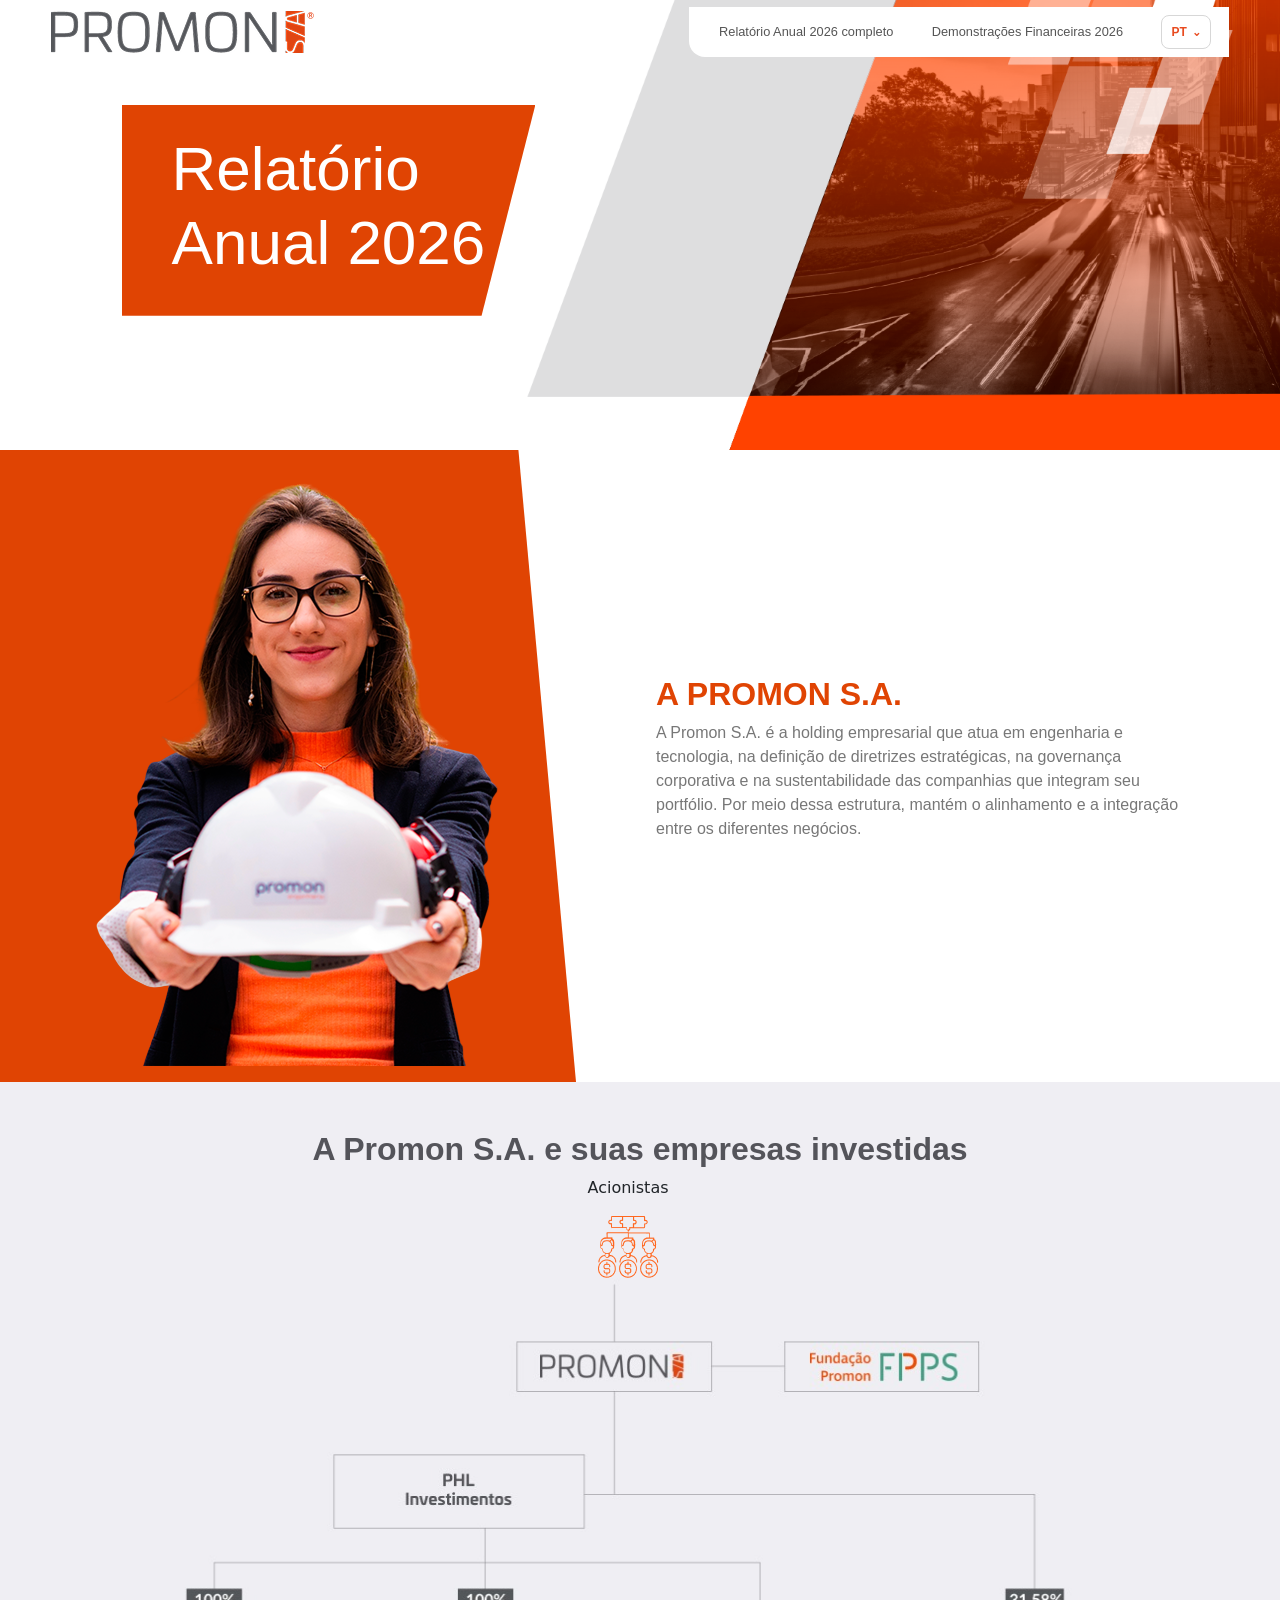
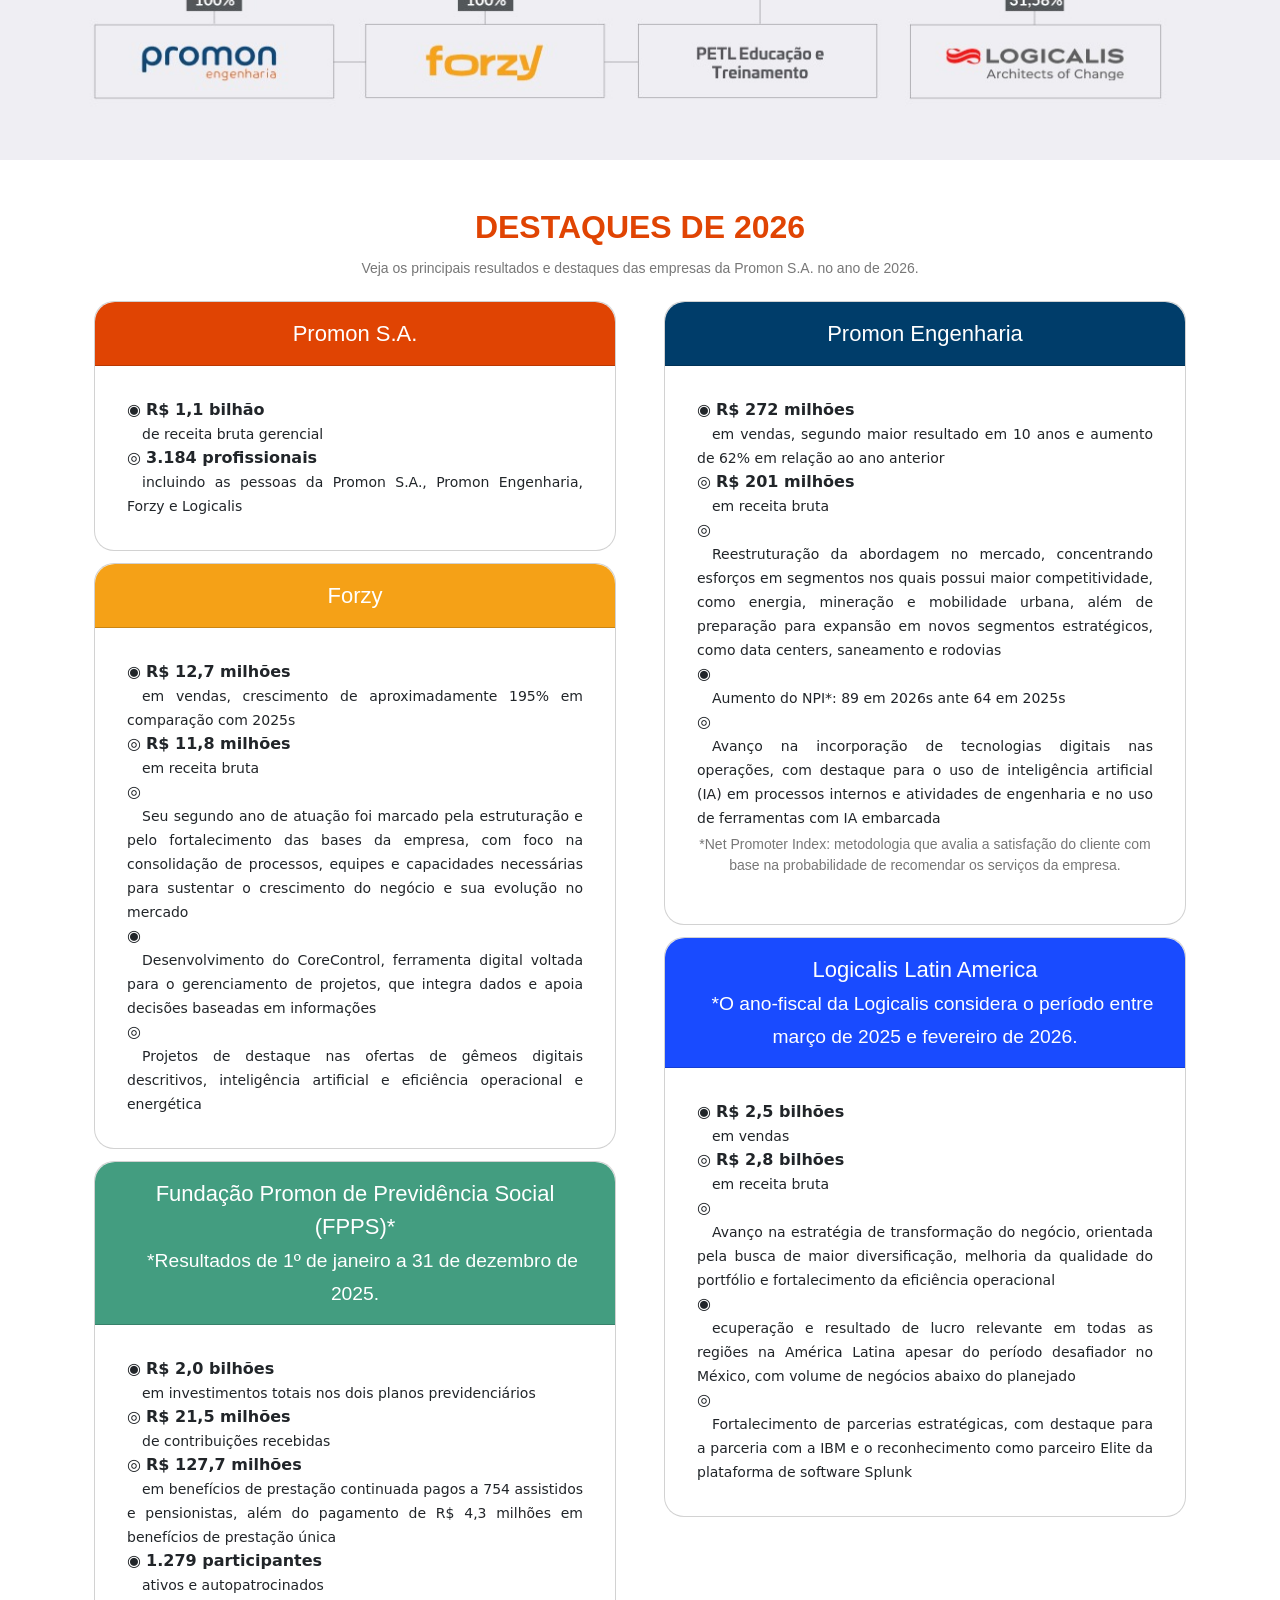
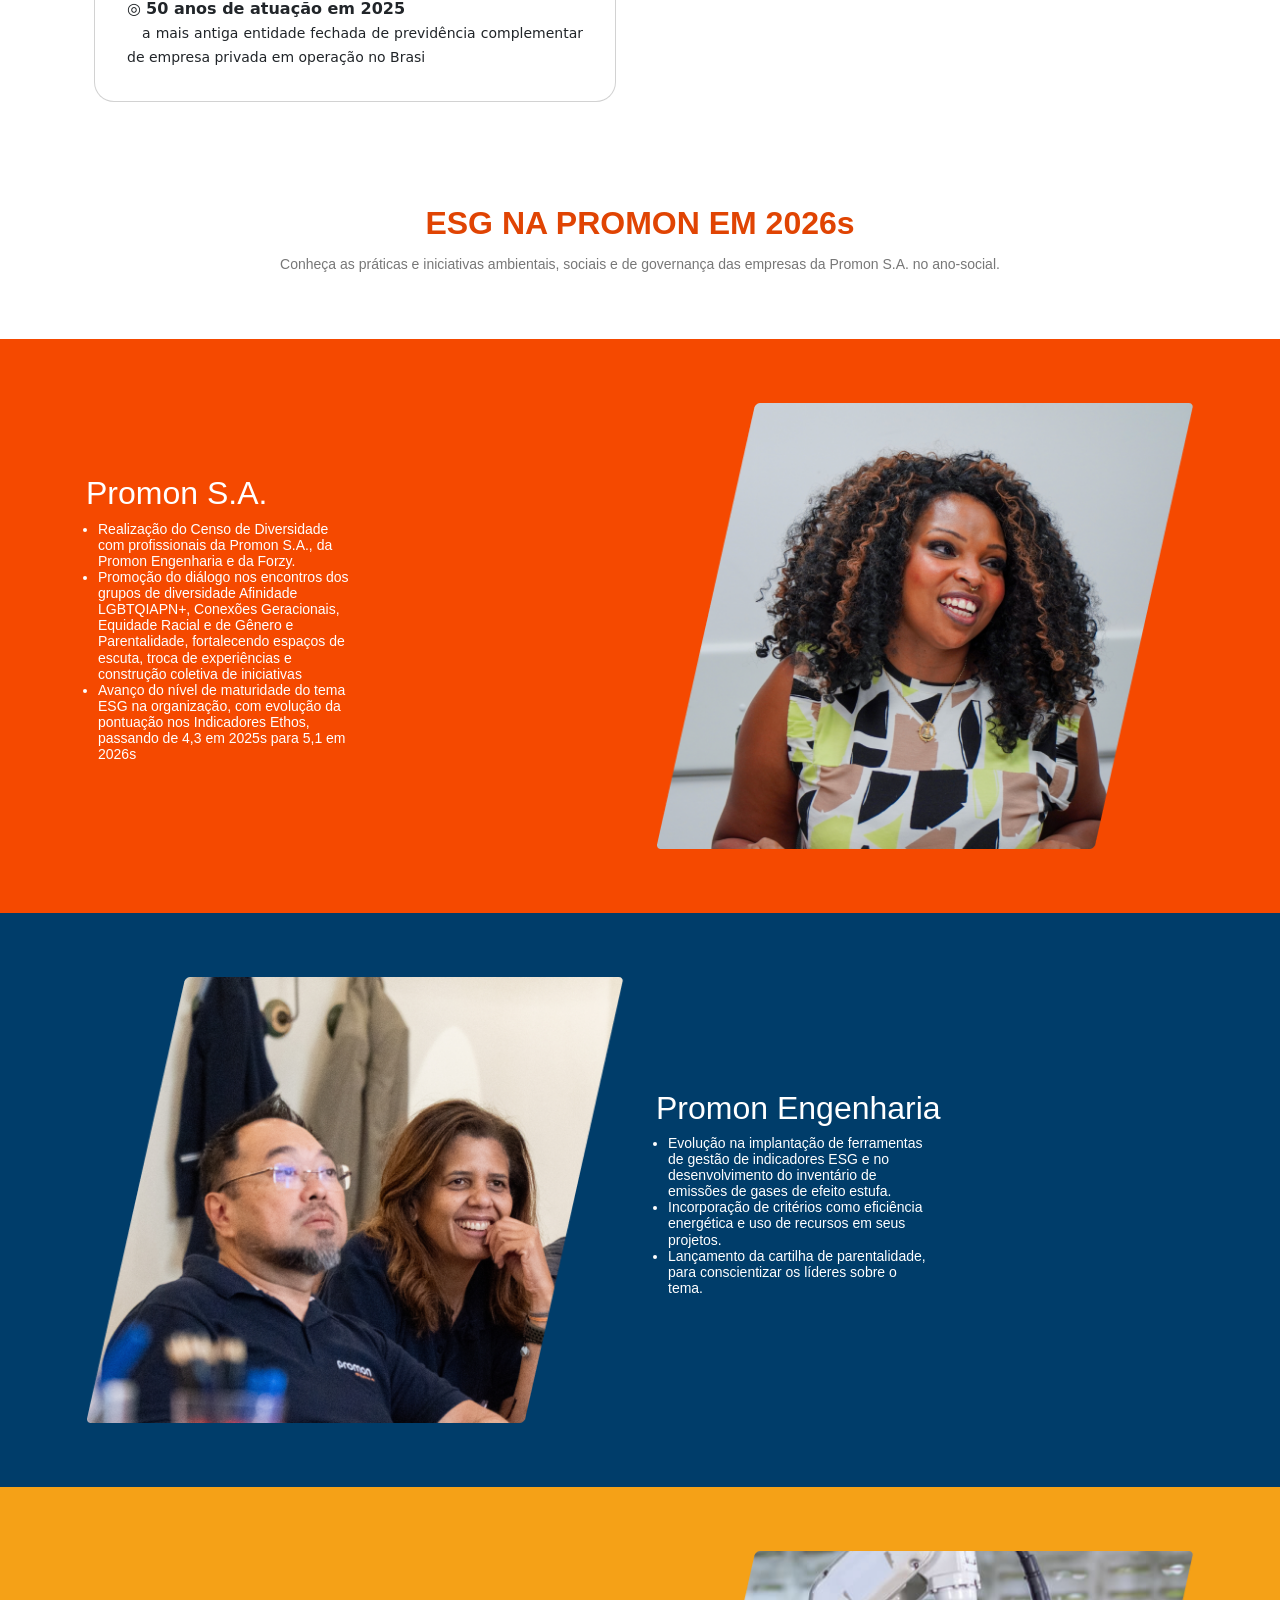
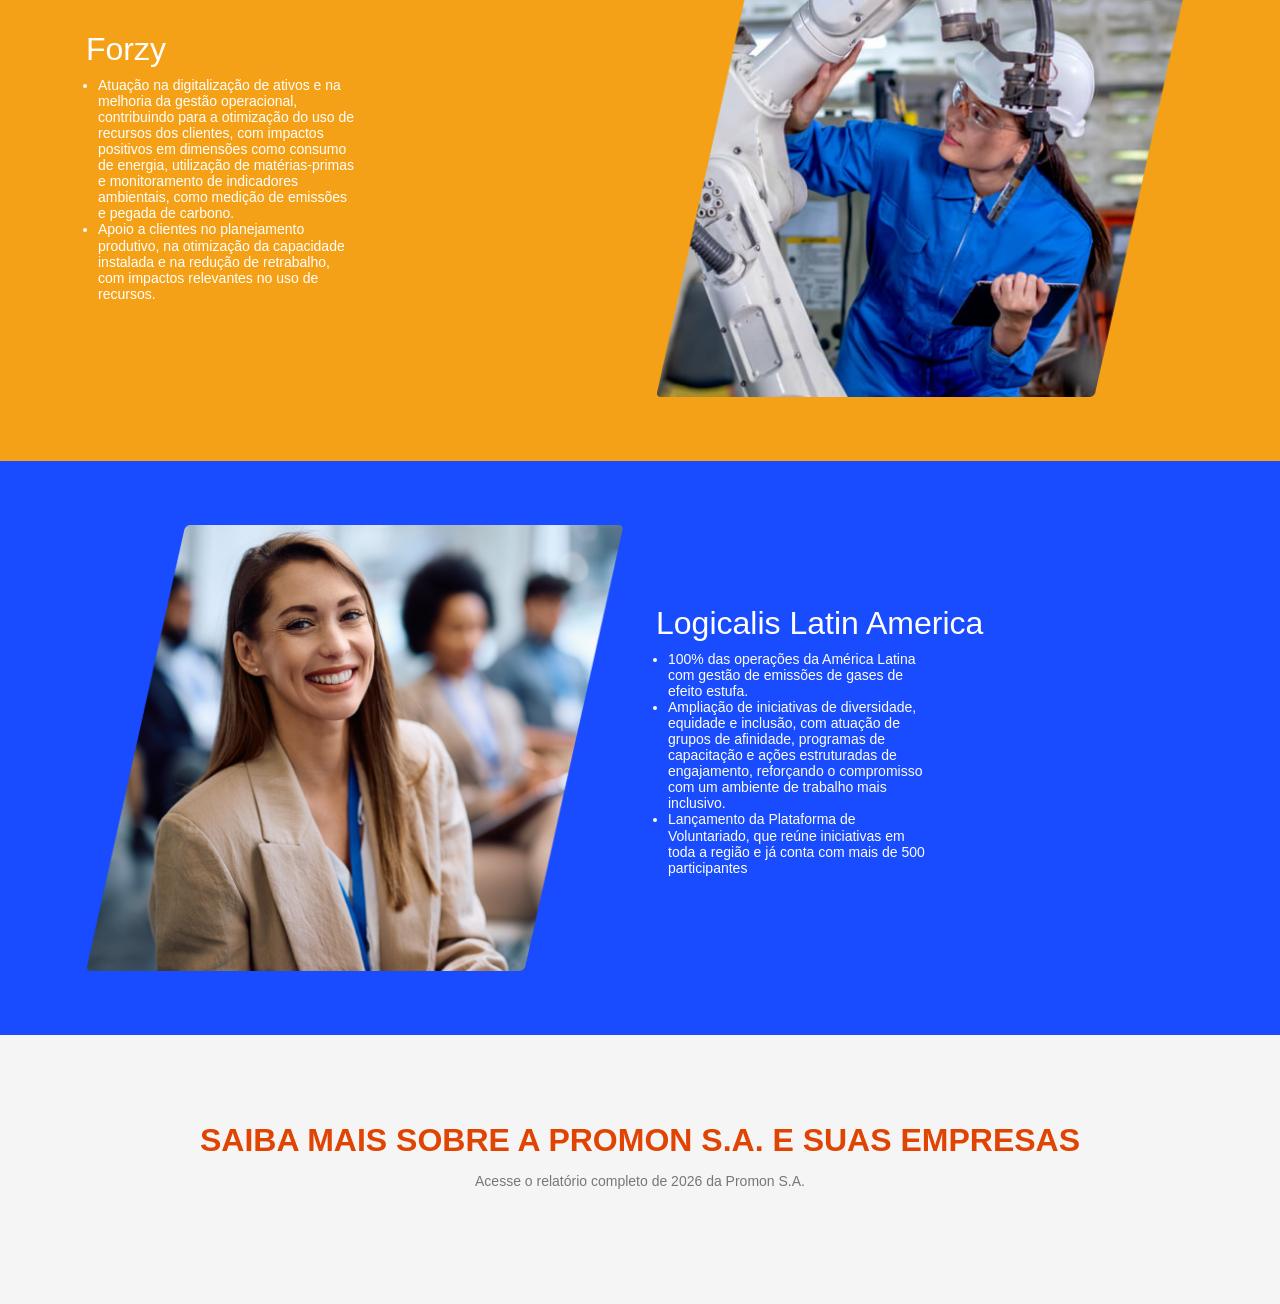
<file: index.html>
<!DOCTYPE html>
<html lang="en">
<head>
  <meta charset="UTF-8">
  <meta name="viewport" content="width=device-width, initial-scale=1.0">
  <title>Document</title>
  <link href="https://cdn.jsdelivr.net/npm/bootstrap@5.3.8/dist/css/bootstrap.min.css" rel="stylesheet" integrity="sha384-sRIl4kxILFvY47J16cr9ZwB07vP4J8+LH7qKQnuqkuIAvNWLzeN8tE5YBujZqJLB" crossorigin="anonymous">
 <link rel="stylesheet" href="assets/css/style.css">
</head>
<body>
  <header class="topbar">
    <a class="brand" href="#" aria-label="Promon">
      <span><img src="assets/img/Logo.png" alt="" srcset=""></span><b>®</b>
    </a>
    
    <nav class="nav">
    <a href="#relatorio">Relatório Anual 2026 completo</a>
    <a href="#destaques">Demonstrações Financeiras 2026</a>

    <!-- Language Dropdown -->
    <div class="language-dropdown">
      <button class="language-button" type="button" aria-haspopup="true" aria-expanded="false">
        PT
        <span class="language-arrow">⌄</span>
      </button>

      <div class="language-menu">
        <a href="#" class="language-option active">
          PT
        </a>

        <a href="en.html" class="language-option">
          EN
        </a>
      </div>
    </div>
  </nav>

    <button class="menu-toggle" aria-label="Abrir menu"><span></span><span></span><span></span></button>
  </header>

   <section id="full" class="container-fluid" style="position: relative;
    background-image: url(./assets/img/hero.png);
    background-position: center;
    background-size: cover;
    background-repeat: no-repeat;
    height: 50vh;">
      
        <div class="row align-items-center">
          <div class="col">
            <div class="hero-copy">
              <h1 class="hero-title">Relatório<br>Anual 2026</h1>
          </div>
          </div>
          <div class="col-md-6">
            
          </div>
          
        </div>
     
    </section>

    <section class="Sobre">
      <div class="about-orange"></div>
      <div class="container">
        <div class="row align-items-center">
          <div class="col-md-6  p-3">
              <img class="img-fluid" src="assets/img/Seção 2.png" alt="" srcset="">
          </div>
          <div class="col-md-6 p-3">
            <div class="band-copy">
              <h2>A PROMON S.A.</h2>
              <p>
                A Promon S.A. é a holding empresarial que atua em engenharia e tecnologia, na definição de diretrizes estratégicas, na governança corporativa e na sustentabilidade das companhias que integram seu portfólio. Por meio dessa estrutura, mantém o alinhamento e a integração entre os diferentes negócios.
              </p>
            </div>
            </div>
        </div>
      </div>
      
      
    </section>

      <section class="Relatório" id="relatorio"  style="position: relative;
    background-image: url(./assets/img/sessao3.jpg);
    background-position: end;
     background-size: cover;
    background-repeat: no-repeat;
    height: auto;">
        <div class="container pt-5 pb-5">
            <div class="row">
              <h2>A Promon S.A. e suas empresas investidas</h2>
            </div>
            
            <div class="row text-center">

              <div class="row justify-content-center">
                <div class="col-4">
                  <p >
                    Acionistas
                  </p>
                    <img src="assets/img/acionist.png" alt="" srcset="">
                </div>
              </div>


              <div class="row justify-content-center">
                <img src="assets/img/Relatório.jpeg" alt="" srcset="">
            </div>

        </div>
      </section>


      <section class="highlights" id="destaques">
        <div class="container pt-5 pb-5">
            <div class="row">
              <h2>DESTAQUES DE 2026</h2>
              <p>Veja os principais resultados e destaques das empresas da Promon S.A. no ano de 2026.</p>
            </div>
            <div class="row">
              
                <div class="col">

                  <!-- Button trigger modal -->
                  <button type="button" class="btn btn-primary" data-bs-toggle="modal" data-bs-target="#PromonS.A.">
                    <div class="card">
                        <div class="card-header" style="background-color: #E04403; color: white; font-family: Univia Pro,sans-serif; font-size: 22px; font-weight: 400;">
                          Promon S.A.
                        </div>
                        <div class="card-body">
                          <div class="card-body">
                              <div class="metric">◉ 
                                <strong>R$ 1,1 bilhão</strong>
                              </br>
                                <small>
                                  de receita bruta gerencial
                                </small>
                              </div>
                            
                              <div class="metric">◎ 
                                <strong>3.184 profissionais</strong>
                                </br>
                                <small>
                                  incluindo as pessoas da Promon S.A., Promon Engenharia, Forzy e Logicalis
                                </small>
                              </div>
                          </div>
                        </div>
                      </div>
                  </button>
                  <!-- Modal -->
                  <div class="modal fade" id="PromonS.A." tabindex="-1" aria-labelledby="PromonS.A." aria-hidden="true">
                    <div class="modal-dialog" >
                      <div class="modal-content"  style="background-color: #E04403; color: #ffff;" >
                        <div class="modal-header">
                          <h1 class="modal-title fs-5" id="PromonS.A.">Promon Engenharia</h1>
                          <button type="button" class="btn-close" data-bs-dismiss="modal" aria-label="Close"></button>
                        </div>
                        <div class="modal-body">
                          Atua no mercado de engenharia e gerenciamento, combina expertise técnica e visão sistêmica para entregar soluções integradas nos setores de infraestrutura, energia e indústrias. Saiba mais.
                        </div>
                        
                      </div>
                    </div>
                  </div>


                  <!-- Button trigger modal -->
                  <button type="button" class="btn btn-primary" data-bs-toggle="modal" data-bs-target="#Forzy">
                    <div class="card">
                        <div class="card-header" style="background-color: #F5A117; color: white; font-family: Univia Pro,sans-serif; font-size: 22px; font-weight: 400;">
                          Forzy
                        </div>
                        <div class="card-body">
                          <div class="card-body">
                              <div class="metric">◉ 
                                <strong>R$ 12,7 milhões</strong>
                              </br>
                                <small>
                                  em vendas, crescimento de aproximadamente 195% em comparação com 2025s
                                </small>
                              </div>
                            
                              <div class="metric">◎ 
                                <strong>R$ 11,8 milhões</strong>
                                </br>
                                <small>
                                  em receita bruta
                                </small>
                              </div>
                              <div class="metric">◎ 
                                <strong></strong>
                                </br>
                                <small>
                                  Seu segundo ano de atuação foi marcado pela estruturação e pelo fortalecimento das bases da empresa, com foco na consolidação de processos, equipes e capacidades necessárias para sustentar o crescimento do negócio e sua evolução no mercado
                                </small>
                              </div>
                              <div class="metric">◉ 
                                <strong></strong>
                              </br>
                                <small>
                                  Desenvolvimento do CoreControl, ferramenta digital voltada para o gerenciamento de projetos, que integra dados e apoia decisões baseadas em informações
                                </small>
                              </div>
                              <div class="metric">◎ 
                                <strong></strong>
                                </br>
                                <small>
                                  Projetos de destaque nas ofertas de gêmeos digitais descritivos, inteligência artificial e eficiência operacional e energética
                                </small>
                              </div>
                          </div>
                        </div>
                      </div>
                  </button>
                  <!-- Modal -->
                  <div class="modal fade" id="Forzy" tabindex="-1" aria-labelledby="Forzy" aria-hidden="true">
                    <div class="modal-dialog" >
                      <div class="modal-content"  style="background-color: #F5A117; color: #000000;" >
                        <div class="modal-header">
                          <h1 class="modal-title fs-5" id="Forzy">Forzy</h1>
                          <button type="button" class="btn-close" data-bs-dismiss="modal" aria-label="Close"></button>
                        </div>
                        <div class="modal-body">
                          Atua na digitalização de ativos e no desenvolvimento de soluções de eficiência para os setores industrial, de energia, infraestrutura e mercado imobiliário. Saiba mais.
                        </div>
                        
                      </div>
                    </div>
                  </div>


                  <!-- Button trigger modal -->
                  <button type="button" class="btn btn-primary" data-bs-toggle="modal" data-bs-target="#FPPS">
                    <div class="card">
                        <div class="card-header" style="background-color: #439D80; color: white; font-family: Univia Pro,sans-serif; font-size: 22px; font-weight: 400;">
                          Fundação Promon de Previdência Social (FPPS)*
                          </br>
                          <small>
                            *Resultados de 1º de janeiro a 31 de dezembro de 2025.
                          </small>
                        </div>
                        <div class="card-body">
                          <div class="card-body">
                              <div class="metric">◉ 
                                <strong>R$ 2,0 bilhões</strong>
                              </br>
                                <small>
                                  em investimentos totais nos dois planos previdenciários
                                </small>
                              </div>
                            
                              <div class="metric">◎ 
                                <strong>R$ 21,5 milhões</strong>
                                </br>
                                <small>
                                  de contribuições recebidas
                                </small>
                              </div>
                              <div class="metric">◎ 
                                <strong>R$ 127,7 milhões</strong>
                                </br>
                                <small>
                                  em benefícios de prestação continuada pagos a 754 assistidos e pensionistas, além do pagamento de R$ 4,3 milhões em benefícios de prestação única
                                </small>
                              </div>
                              <div class="metric">◉ 
                                <strong>1.279 participantes</strong>
                              </br>
                                <small>
                                  ativos e autopatrocinados

                                </small>
                              </div>
                              <div class="metric">◎ 
                                <strong>50 anos de atuação em 2025</strong>
                                </br>
                                <small>
                                  a mais antiga entidade fechada de previdência complementar de empresa privada em operação no Brasi
                                </small>
                              </div>
                          </div>
                        </div>
                      </div>
                  </button>
                  <!-- Modal -->
                  <div class="modal fade" id="FPPS" tabindex="-1" aria-labelledby="FPPS" aria-hidden="true">
                    <div class="modal-dialog" >
                      <div class="modal-content"  style="background-color: #439D80; color: #ffff;" >
                        <div class="modal-header">
                          <h1 class="modal-title fs-5" id="FPPS">Fundação Promon de Previdência Social (FPPS)</h1>
                          <button type="button" class="btn-close" data-bs-dismiss="modal" aria-label="Close"></button>
                        </div>
                        <div class="modal-body">
                          É a entidade fechada de previdência complementar patrocinada pelas empresas da Promon S.A. em benefício de seus profissionais. Saiba mais.
                        </div>
                        
                      </div>
                    </div>
                  </div>
                  
                </div>

                <div class="col">
                  <!-- Button trigger modal -->
                  <button type="button" class="btn btn-primary" data-bs-toggle="modal" data-bs-target="#PromonEngenharia">
                    <div class="card">
                        <div class="card-header" style="background-color: #003D6A; color: white; font-family: Univia Pro,sans-serif; font-size: 22px; font-weight: 400;">
                          Promon Engenharia
                        </div>
                        <div class="card-body">
                          <div class="card-body">
                              <div class="metric">◉ 
                                <strong>R$ 272 milhões</strong>
                              </br>
                                <small>
                                  em vendas, segundo maior resultado em 10 anos e aumento de 62% em relação ao ano anterior
                                </small>
                              </div>
                            
                              <div class="metric">◎ 
                                <strong>R$ 201 milhões</strong>
                                </br>
                                <small>
                                  em receita bruta
                                </small>
                              </div>
                              <div class="metric">◎ 
                                <strong></strong>
                                </br>
                                <small>
                                  Reestruturação da abordagem no mercado, concentrando esforços em segmentos nos quais possui maior competitividade, como energia, mineração e mobilidade urbana, além de preparação para expansão em novos segmentos estratégicos, como data centers, saneamento e rodovias
                                </small>
                              </div>
                              <div class="metric">◉ 
                                <strong></strong>
                              </br>
                                <small>
                                  Aumento do NPI*: 89 em 2026s ante 64 em 2025s
                                </small>
                              </div>
                              <div class="metric">◎ 
                                <strong></strong>
                                </br>
                                <small>
                                  Avanço na incorporação de tecnologias digitais nas operações, com destaque para o uso de inteligência artificial (IA) em processos internos e atividades de engenharia e no uso de ferramentas com IA embarcada
                                </small>
                              </div>
                              <p>*Net Promoter Index: metodologia que avalia a satisfação do cliente com base na probabilidade de recomendar os serviços da empresa.</p>
                          </div>
                        </div>
                      </div>
                  </button>
                  <!-- Modal -->
                  <div class="modal fade" id="PromonEngenharia" tabindex="-1" aria-labelledby="PromonEngenharia" aria-hidden="true">
                    <div class="modal-dialog" >
                      <div class="modal-content"  style="background-color: #3F186F; color: #ffff;" >
                        <div class="modal-header">
                          <h1 class="modal-title fs-5" id="PromonEngenharia">PETL Educação e Treinamento</h1>
                          <button type="button" class="btn-close" data-bs-dismiss="modal" aria-label="Close"></button>
                        </div>
                        <div class="modal-body">
                          É uma plataforma de educação e treinamento voltada à capacitação de engenheiros. Seu desenvolvimento foi iniciado e, atualmente, encontra-se temporariamente suspenso, aguardando definição para continuidade.
                          
                        </div>
                        
                      </div>
                    </div>
                  </div>


                  <!-- Button trigger modal -->
                  <button type="button" class="btn btn-primary" data-bs-toggle="modal" data-bs-target="#Logicalis">
                    <div class="card">
                        <div class="card-header" style="background-color: #194BFF; color: white; font-family: Univia Pro,sans-serif; font-size: 22px; font-weight: 400;">
                          Logicalis Latin America
                          </br>
                          <small>
                              *O ano-fiscal da Logicalis considera o período entre março de 2025 e fevereiro de 2026.
                          </small>
                        </div>
                        <div class="card-body">
                          <div class="card-body">
                              <div class="metric">◉ 
                                <strong>R$ 2,5 bilhões</strong>
                              </br>
                                <small>
                                  em vendas
                                </small>
                              </div>
                            
                              <div class="metric">◎ 
                                <strong>R$ 2,8 bilhões</strong>
                                </br>
                                <small>
                                  em receita bruta
                                </small>
                              </div>
                              <div class="metric">◎ 
                                <strong></strong>
                                </br>
                                <small>
                                    Avanço na estratégia de transformação do negócio, orientada pela busca de maior diversificação, melhoria da qualidade do portfólio e fortalecimento da eficiência operacional
                                </small>
                              </div>
                              <div class="metric">◉ 
                                <strong></strong>
                              </br>
                                <small>
                                  ecuperação e resultado de lucro relevante em todas as regiões na América Latina apesar do período desafiador no México, com volume de negócios abaixo do planejado

                                </small>
                              </div>
                              <div class="metric">◎ 
                                <strong></strong>
                                </br>
                                <small>
                                  Fortalecimento de parcerias estratégicas, com destaque para a parceria com a IBM e o reconhecimento como parceiro Elite da plataforma de software Splunk
                                </small>
                              </div>
                          </div>
                        </div>
                      </div>
                  </button>
                  <!-- Modal -->
                  <div class="modal fade" id="Logicalis" tabindex="-1" aria-labelledby="Logicalis" aria-hidden="true">
                    <div class="modal-dialog" >
                      <div class="modal-content"  style="background-color: #194BFF; color: #ffff;" >
                        <div class="modal-header">
                          <h1 class="modal-title fs-5" id="Logicalis">Logicalis Latin America </h1>
                          <button type="button" class="btn-close" data-bs-dismiss="modal" aria-label="Close"></button>
                        </div>
                        <div class="modal-body">
                          Provê soluções em tecnologia da informação e comunicação (TIC) para diversos setores em 10 países da América Latina. Saiba mais.tina.
                        </div>
                        
                      </div>
                    </div>
                  </div>




                </div>
              

            </div>

        </div>
      </section>


    <section class="ESG">
      <div class="container pt-5 pb-5">
        <div class="row">
          <h2>ESG NA PROMON EM 2026s</h2>
          <p>Conheça as práticas e iniciativas ambientais, sociais e de governança das empresas da Promon S.A. no ano-social.</p>
        </div>
      </div>
    </section>
  

    <section class="PromonSA">
      <div class="container pt-5 pb-5">
        <div class="row align-items-center">
          <div class="col-md-6 p-3">
            <div class="band-copy">
              <h3>Promon S.A.</h3>
              <ul>
                <li>
                  Realização do Censo de Diversidade com profissionais da Promon S.A., da Promon Engenharia e da Forzy.
                </li>
                <li>  
                  Promoção do diálogo nos encontros dos grupos de diversidade Afinidade LGBTQIAPN+, Conexões Geracionais, Equidade Racial e de Gênero e Parentalidade, fortalecendo espaços de escuta, troca de experiências e construção coletiva de iniciativas
                </li>
                <li>  
                  Avanço do nível de maturidade do tema ESG na organização, com evolução da pontuação nos Indicadores Ethos, passando de 4,3 em 2025s para 5,1 em 2026s
                </li>
                
              </ul>
            </div>
          </div>

          <div class="col-md-6  p-3">
              <img class="img-fluid" src="assets/img/2sessao.png" alt="" srcset="">
          </div>
          

        </div>
      </div>
      
    </section>

    <section class="PromonEngenharia">
      <div class="container pt-5 pb-5">
        <div class="row align-items-center">
          <div class="col-md-6  p-3">
              <img class="img-fluid" src="assets/img/3sessao.png" alt="" srcset="">
          </div>
          <div class="col-md-6 p-3">
            <div class="band-copy">
              <h3>Promon Engenharia</h3>
              <ul>
                <li>
                  Evolução na implantação de ferramentas de gestão de indicadores ESG e no desenvolvimento do inventário de emissões de gases de efeito estufa.
                </li>
                <li>  
                  Incorporação de critérios como eficiência energética e uso de recursos em seus projetos.
                </li>
                <li>
                  Lançamento da cartilha de parentalidade, para conscientizar os líderes sobre o tema.
                </li>
              </ul>
            </div>
            </div>
        </div>
      </div>
      
      
    </section>

     <section class="Forzy">
      <div class="container pt-5 pb-5">
        <div class="row align-items-center">
          <div class="col-md-6 p-3">
            <div class="band-copy">
              <h3>Forzy</h3>
              <ul>
                <li>
                  Atuação na digitalização de ativos e na 
                  melhoria da gestão operacional, contribuindo 
                  para a otimização do uso de recursos dos 
                  clientes, com impactos positivos em 
                  dimensões como consumo de energia, 
                  utilização de matérias-primas e 
                  monitoramento de indicadores ambientais, 
                  como medição de emissões e pegada de carbono.
                  
                </li>
                <li>  
                  Apoio a clientes no planejamento produtivo, 
                  na otimização da capacidade instalada e na 
                  redução de retrabalho, com impactos 
                  relevantes no uso de recursos.
                  
                </li>
                
              </ul>
            </div>
          </div>

          <div class="col-md-6  p-3">
              <img class="img-fluid" src="assets/img/4Sessao.png" alt="" srcset="">
          </div>
          

        </div>
      </div>
      
    </section>

    <section class="Logicalis">
      <div class="container pt-5 pb-5">
        <div class="row align-items-center">
          <div class="col-md-6  p-3">
              <img class="img-fluid" src="assets/img/5 sessao.png" alt="" srcset="">
          </div>
          <div class="col-md-6 p-3">
            <div class="band-copy">
              <h3>Logicalis Latin America</h3>
              <ul>
                <li>
                  100% das operações da América Latina com gestão de emissões de gases de efeito estufa.
                </li>
                <li>  
                  Ampliação de iniciativas de diversidade, equidade e inclusão, com atuação de grupos de afinidade, programas de capacitação e ações estruturadas de engajamento, reforçando o compromisso com um ambiente de trabalho mais inclusivo.
                </li>
                <li>
                  Lançamento da Plataforma de Voluntariado, que reúne iniciativas em toda a região e já conta com mais de 500 participantes
                </li>
              </ul>
            </div>
            </div>
        </div>
      </div>
      
      
    </section>

    <section class="cta">
      <div class="container pt-5 pb-5">
        <div class="row">
          <h2>SAIBA MAIS SOBRE A PROMON S.A. E SUAS EMPRESAS</h2>
          <p>Acesse o relatório completo de 2026 da Promon S.A.</p>
        </div>
      </div>
      
    </section>
  
  <footer>
    
  </footer>


  <script src="https://cdn.jsdelivr.net/npm/@popperjs/core@2.11.8/dist/umd/popper.min.js" integrity="sha384-I7E8VVD/ismYTF4hNIPjVp/Zjvgyol6VFvRkX/vR+Vc4jQkC+hVqc2pM8ODewa9r" crossorigin="anonymous"></script>
  <script src="https://cdn.jsdelivr.net/npm/bootstrap@5.3.8/dist/js/bootstrap.min.js" integrity="sha384-G/EV+4j2dNv+tEPo3++6LCgdCROaejBqfUeNjuKAiuXbjrxilcCdDz6ZAVfHWe1Y" crossorigin="anonymous"></script>
  <script src="assets/js/script.js"></script>

</body>
</html>
</file>
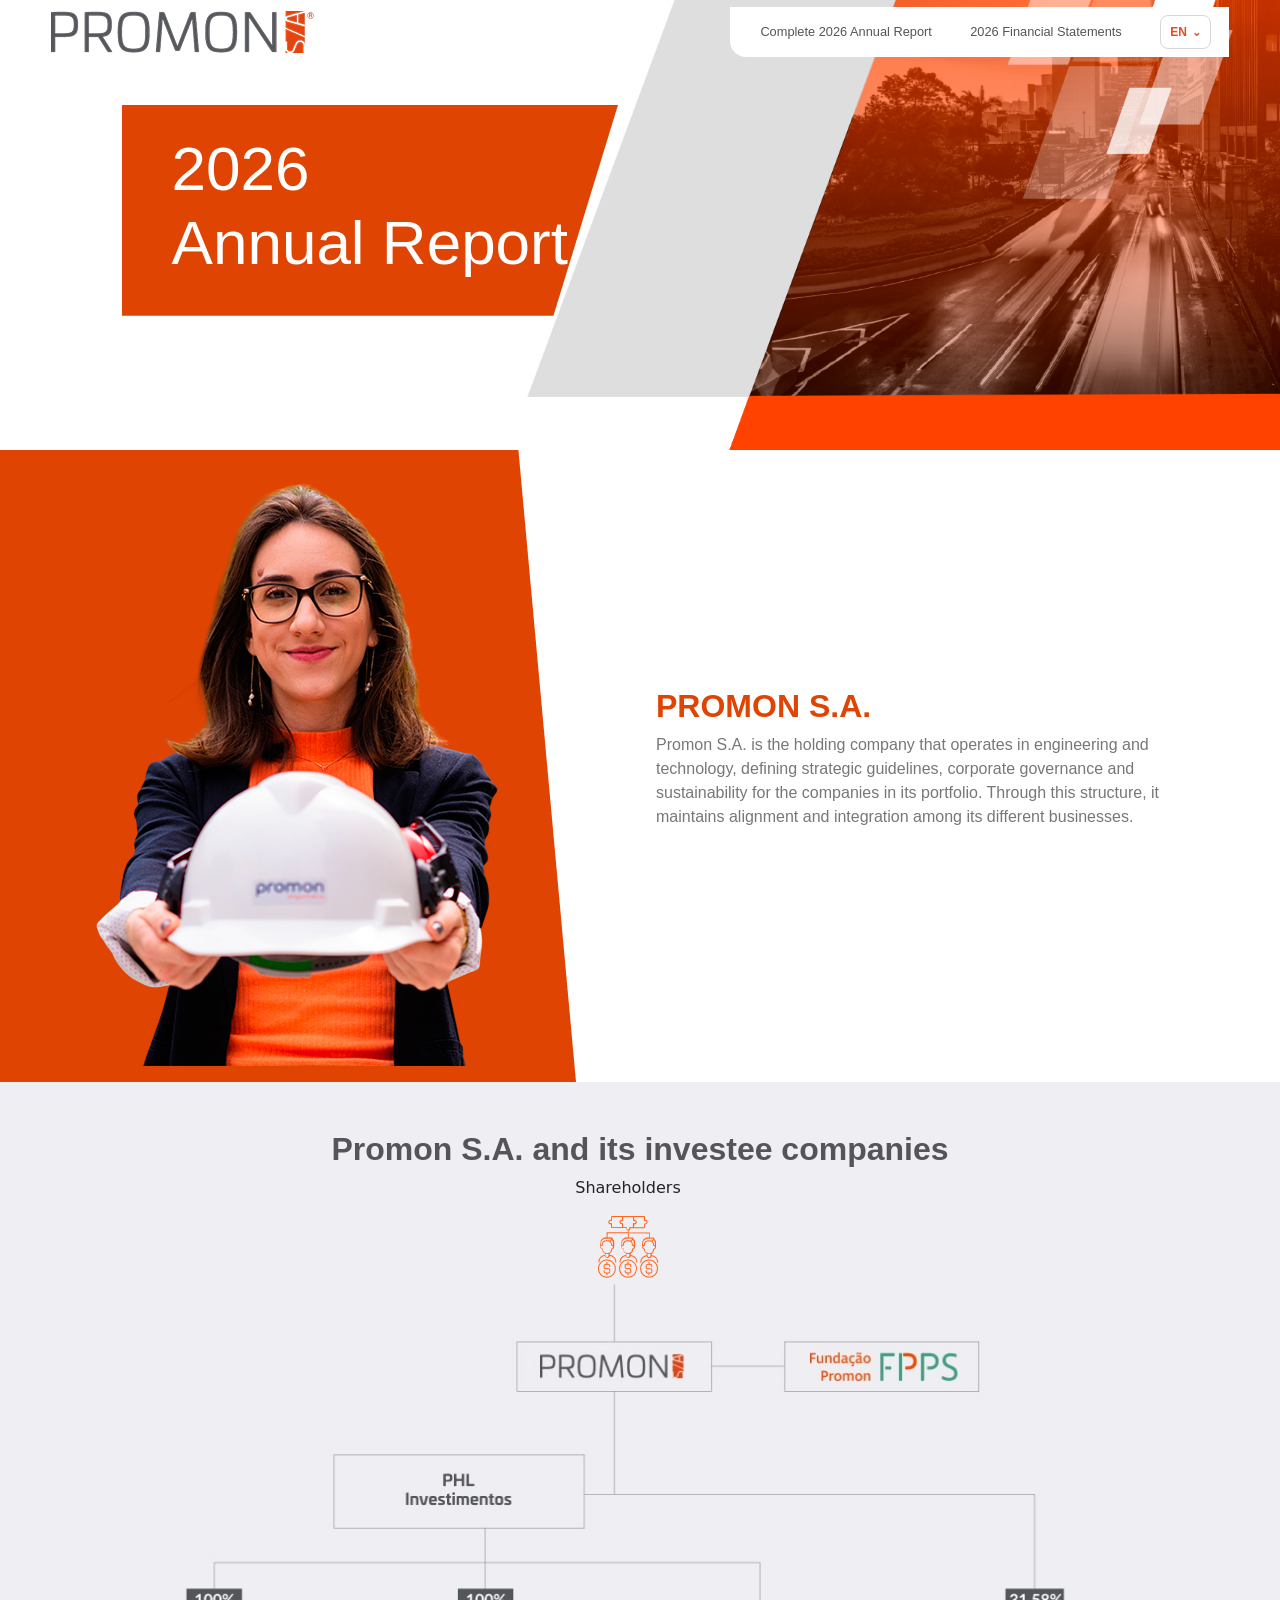
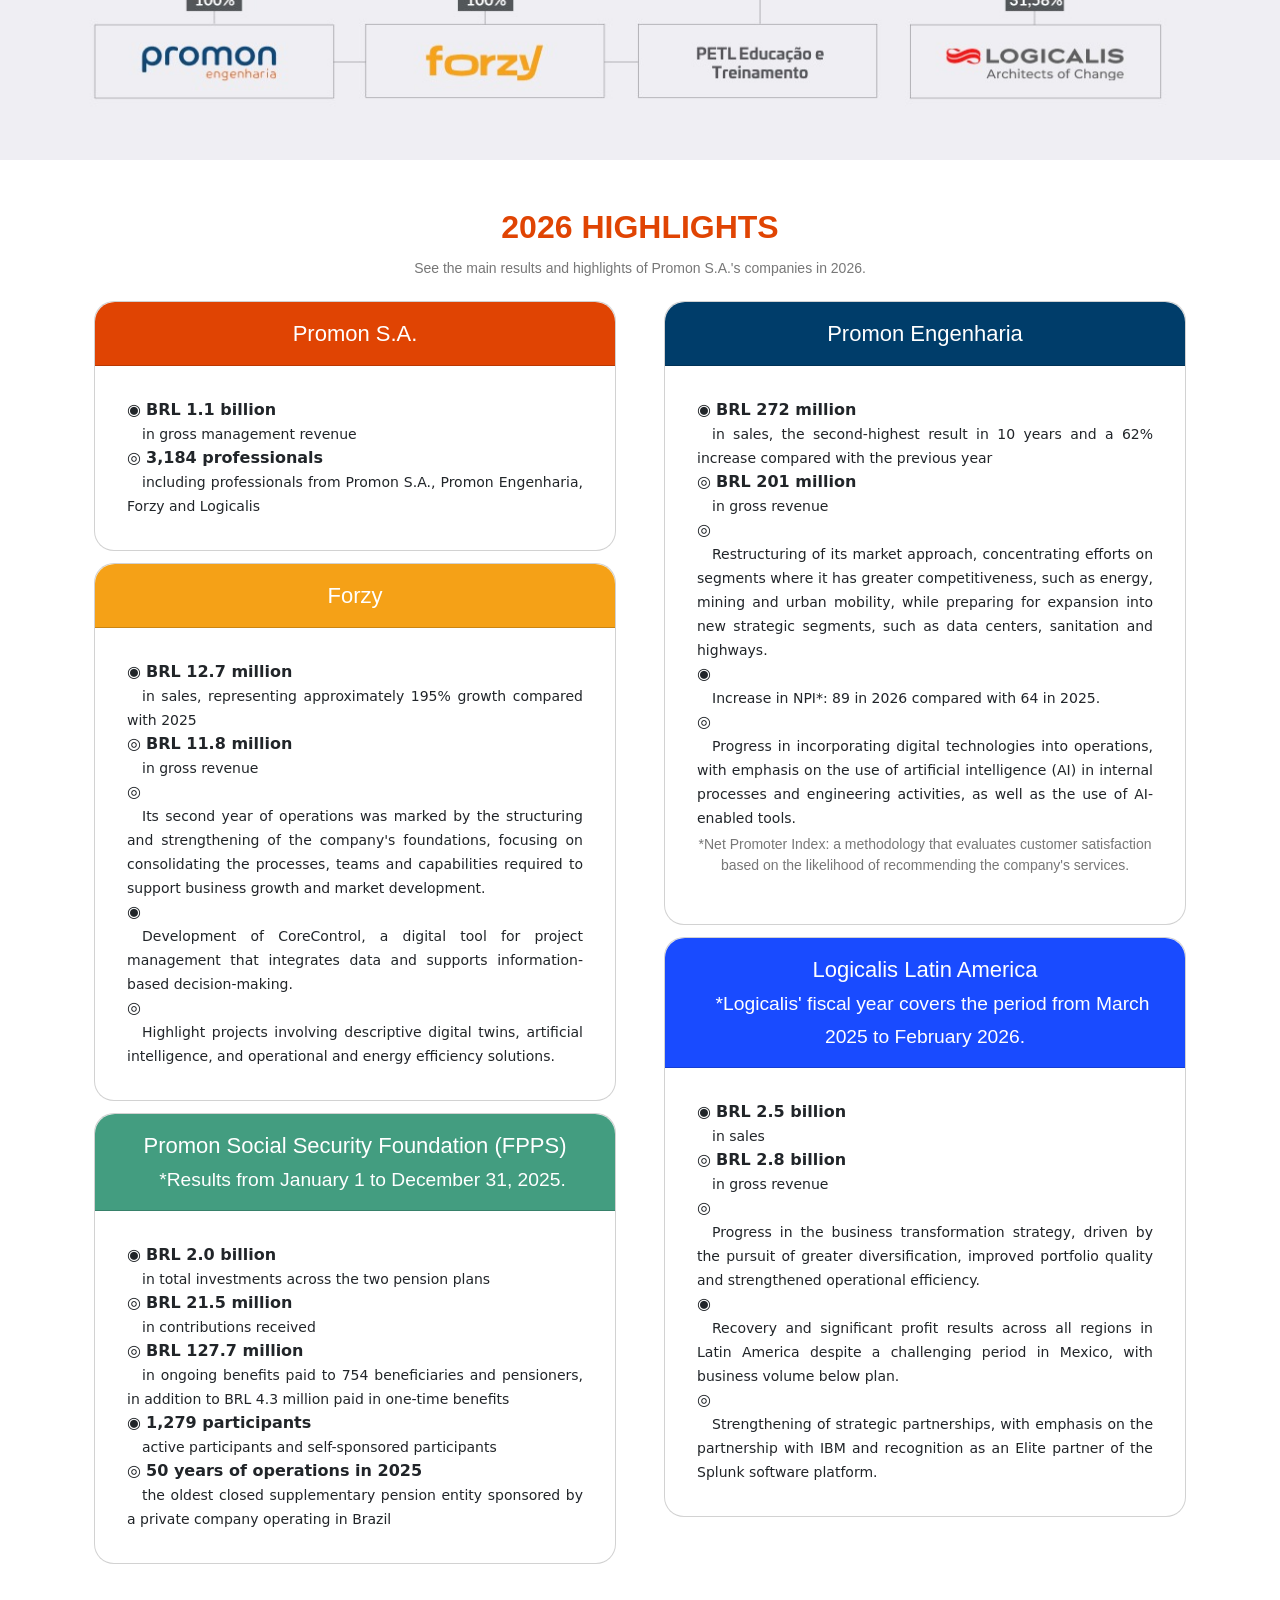
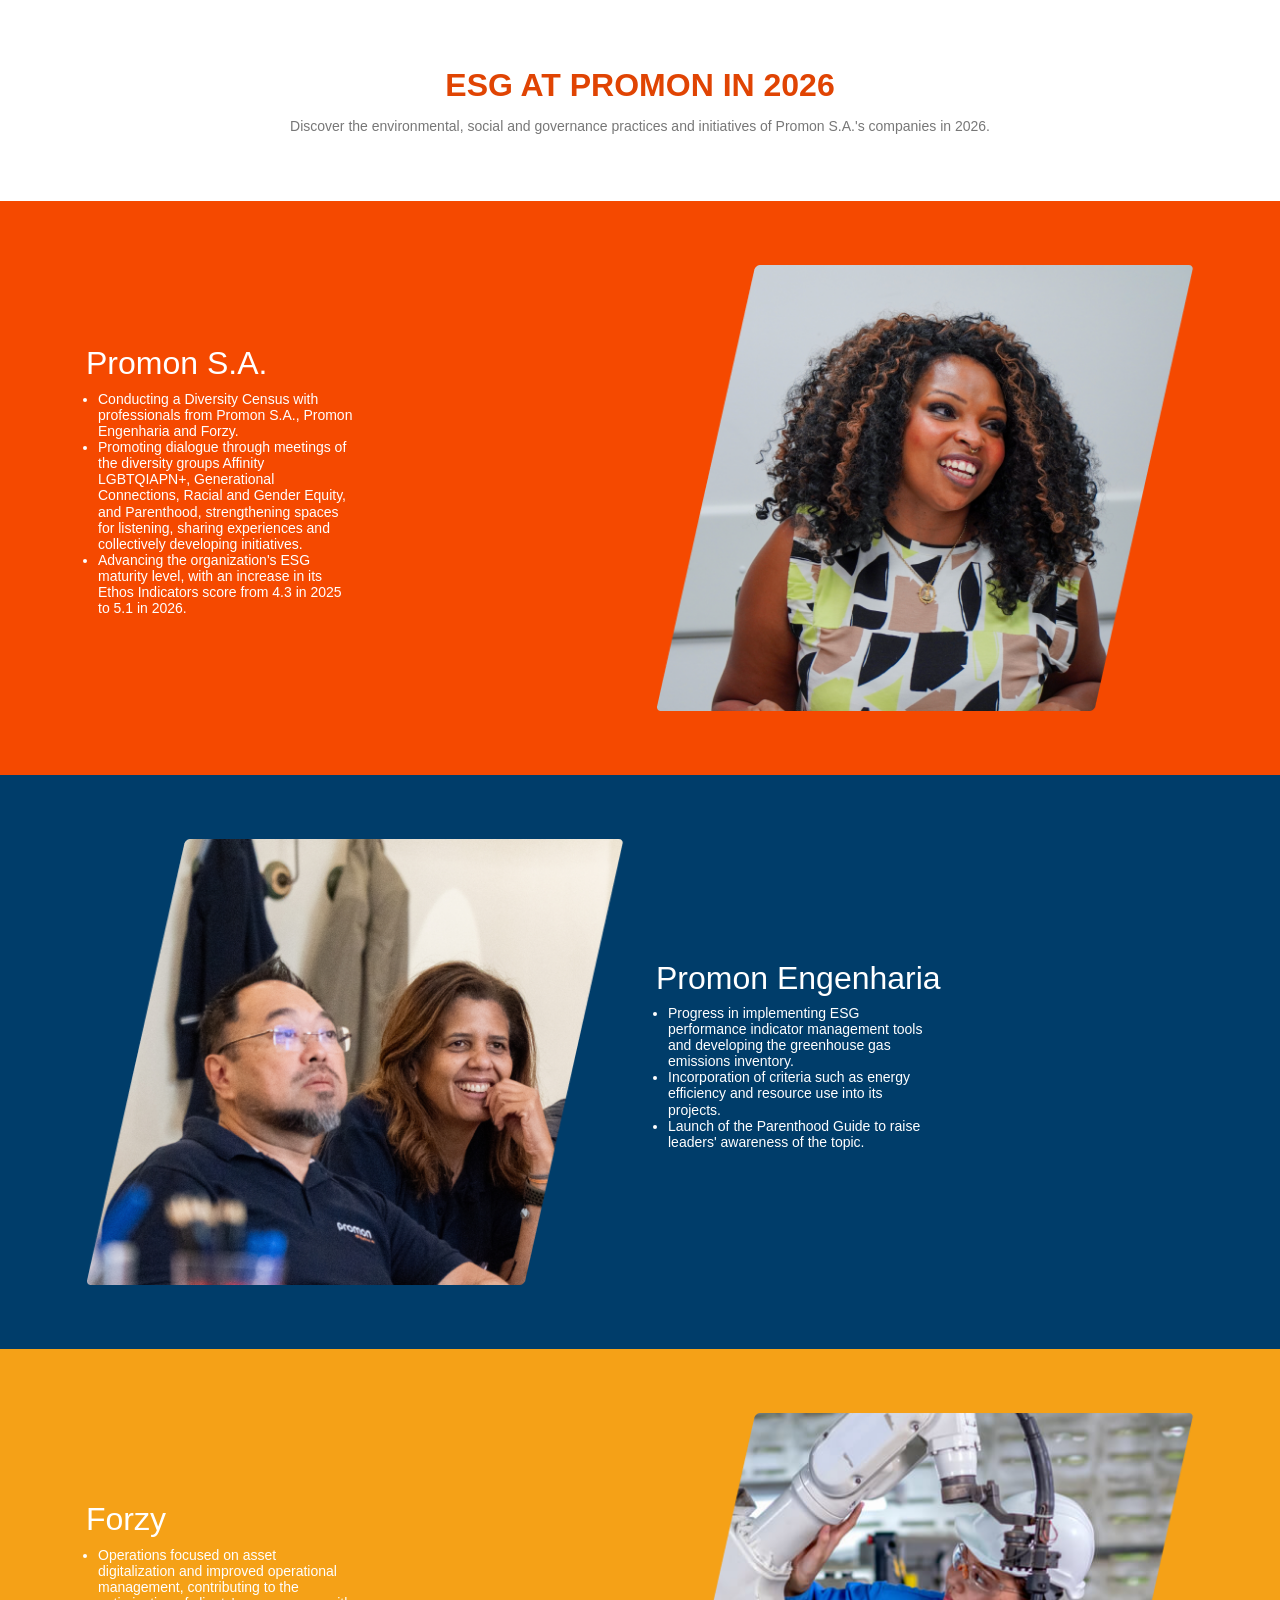
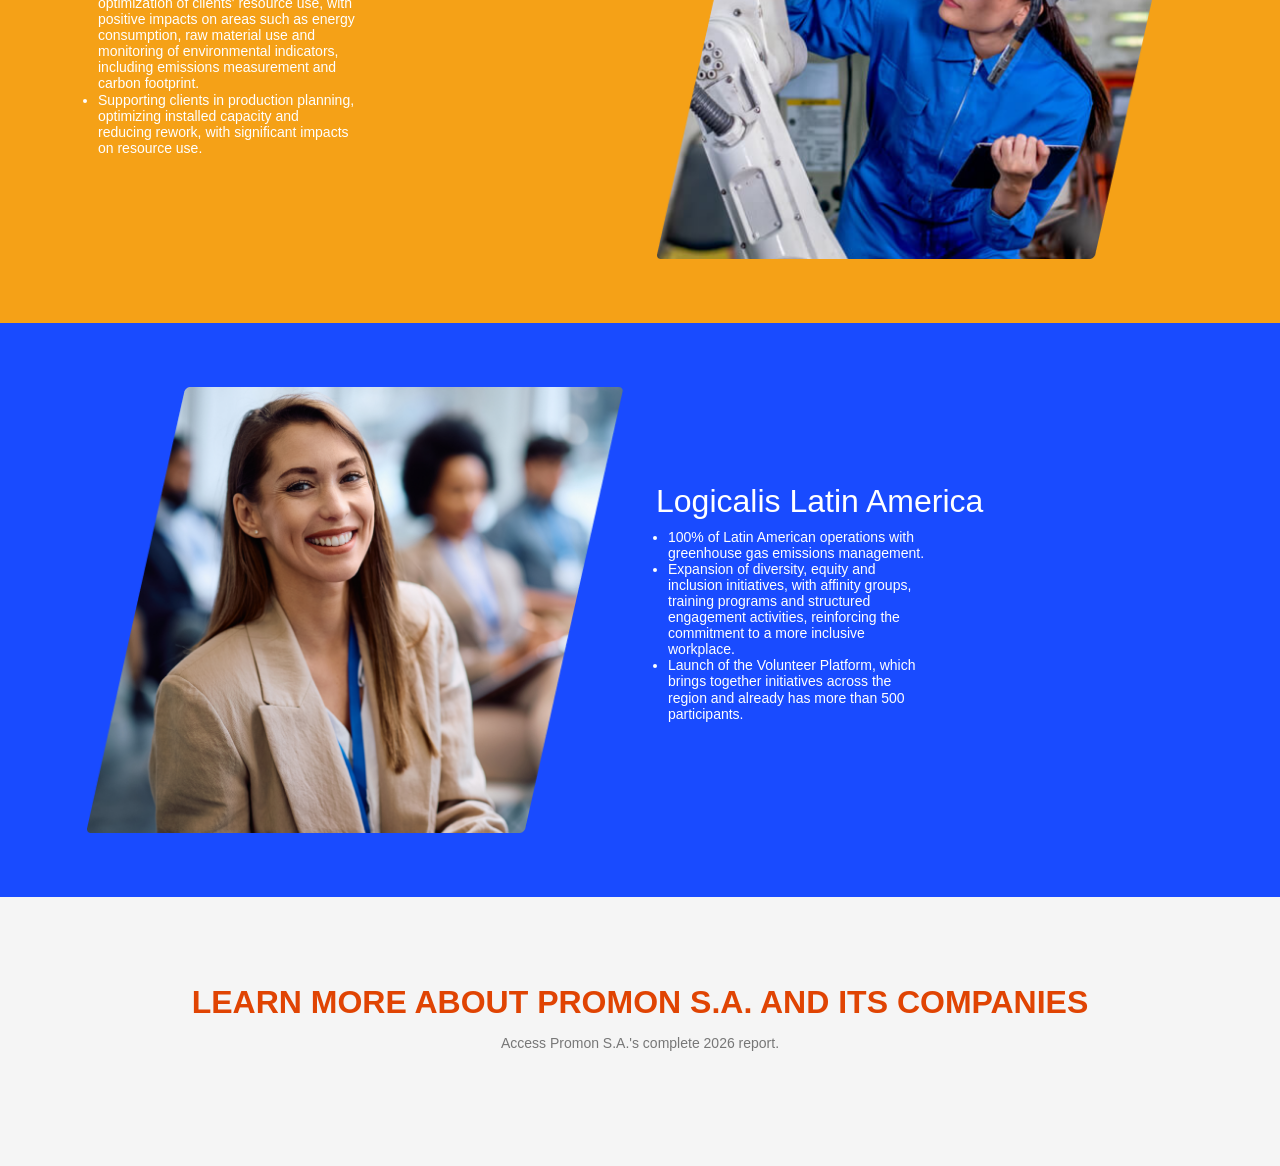
<file: en.html>
<!DOCTYPE html>
<html lang="en">
<head>
  <meta charset="UTF-8">
  <meta name="viewport" content="width=device-width, initial-scale=1.0">
  <title>2026 Annual Report</title>

  <link href="https://cdn.jsdelivr.net/npm/bootstrap@5.3.8/dist/css/bootstrap.min.css" rel="stylesheet" integrity="sha384-sRIl4kxILFvY47J16cr9ZwB07vP4J8+LH7qKQnuqkuIAvNWLzeN8tE5YBujZqJLB" crossorigin="anonymous">
  <link rel="stylesheet" href="assets/css/style.css">
</head>

<body>

  <header class="topbar">
    <a class="brand" href="#" aria-label="Promon">
      <span><img src="assets/img/Logo.png" alt="" srcset=""></span><b>®</b>
    </a>

    <nav class="nav">
      <a href="#relatorio">Complete 2026 Annual Report</a>
      <a href="#destaques">2026 Financial Statements</a>

      <!-- Language Dropdown -->
      <div class="language-dropdown">
        <button class="language-button" type="button" aria-haspopup="true" aria-expanded="false">
          EN
          <span class="language-arrow">⌄</span>
        </button>

        <div class="language-menu">
          <a href="index.html" class="language-option">
            PT
          </a>

          <a href="en.html" class="language-option active">
            EN
          </a>
        </div>
      </div>
    </nav>

    <button class="menu-toggle" aria-label="Open menu">
      <span></span><span></span><span></span>
    </button>
  </header>


  <section id="full" class="container-fluid" style="position: relative;
    background-image: url(./assets/img/hero.png);
    background-position: center;
    background-size: cover;
    background-repeat: no-repeat;
    height: 50vh;">

    <div class="row align-items-center">
      <div class="col">
        <div class="hero-copy">
          <h1 class="hero-title">2026<br>Annual Report</h1>
        </div>
      </div>

      <div class="col-md-6"></div>
    </div>

  </section>


  <section class="Sobre">
    <div class="about-orange"></div>

    <div class="container">
      <div class="row align-items-center">

        <div class="col-md-6 p-3">
          <img class="img-fluid" src="assets/img/Seção 2.png" alt="" srcset="">
        </div>

        <div class="col-md-6 p-3">
          <div class="band-copy">
            <h2>PROMON S.A.</h2>

            <p>
              Promon S.A. is the holding company that operates in engineering and technology, defining strategic guidelines, corporate governance and sustainability for the companies in its portfolio. Through this structure, it maintains alignment and integration among its different businesses.
            </p>
          </div>
        </div>

      </div>
    </div>
  </section>


  <section class="Relatório" id="Relatório" style="position: relative;
    background-image: url(./assets/img/sessao3.jpg);
    background-position: end;
    background-size: cover;
    background-repeat: no-repeat;
    height: auto;">

    <div class="container pt-5 pb-5">

      <div class="row">
        <h2>Promon S.A. and its investee companies</h2>
      </div>

      <div class="row text-center">

        <div class="row justify-content-center">
          <div class="col-4">
            <p>
              Shareholders
            </p>

            <img src="assets/img/acionist.png" alt="" srcset="">
          </div>
        </div>

        <div class="row justify-content-center">
          <img src="assets/img/Relatório.jpeg" alt="" srcset="">
        </div>

      </div>
    </div>
  </section>


  <section class="highlights" id="destaques">

    <div class="container pt-5 pb-5">

      <div class="row">
        <h2>2026 HIGHLIGHTS</h2>

        <p>
          See the main results and highlights of Promon S.A.'s companies in 2026.
        </p>
      </div>


      <div class="row">

        <div class="col">

          <!-- Promon S.A. -->
          <button type="button" class="btn btn-primary" data-bs-toggle="modal" data-bs-target="#PromonS.A.">

            <div class="card">

              <div class="card-header" style="background-color: #E04403; color: white; font-family: Univia Pro,sans-serif; font-size: 22px; font-weight: 400;">
                Promon S.A.
              </div>

              <div class="card-body">
                <div class="card-body">

                  <div class="metric">
                    ◉
                    <strong>BRL 1.1 billion</strong>
                    </br>

                    <small>
                      in gross management revenue
                    </small>
                  </div>

                  <div class="metric">
                    ◎
                    <strong>3,184 professionals</strong>
                    </br>

                    <small>
                      including professionals from Promon S.A., Promon Engenharia, Forzy and Logicalis
                    </small>
                  </div>

                </div>
              </div>

            </div>

          </button>


          <!-- Modal -->
          <div class="modal fade" id="PromonS.A." tabindex="-1" aria-labelledby="PromonS.A." aria-hidden="true">

            <div class="modal-dialog">

              <div class="modal-content" style="background-color: #E04403; color: #ffff;">

                <div class="modal-header">
                  <h1 class="modal-title fs-5" id="PromonS.A.">
                    Promon Engenharia
                  </h1>

                  <button type="button" class="btn-close" data-bs-dismiss="modal" aria-label="Close"></button>
                </div>

                <div class="modal-body">
                  Operates in the engineering and management market, combining technical expertise and a systemic vision to deliver integrated solutions in the infrastructure, energy and industrial sectors. Learn more.
                </div>

              </div>

            </div>
          </div>


          <!-- Forzy -->
          <button type="button" class="btn btn-primary" data-bs-toggle="modal" data-bs-target="#Forzy">

            <div class="card">

              <div class="card-header" style="background-color: #F5A117; color: white; font-family: Univia Pro,sans-serif; font-size: 22px; font-weight: 400;">
                Forzy
              </div>

              <div class="card-body">
                <div class="card-body">

                  <div class="metric">
                    ◉
                    <strong>BRL 12.7 million</strong>
                    </br>

                    <small>
                      in sales, representing approximately 195% growth compared with 2025
                    </small>
                  </div>

                  <div class="metric">
                    ◎
                    <strong>BRL 11.8 million</strong>
                    </br>

                    <small>
                      in gross revenue
                    </small>
                  </div>

                  <div class="metric">
                    ◎
                    <strong></strong>
                    </br>

                    <small>
                      Its second year of operations was marked by the structuring and strengthening of the company's foundations, focusing on consolidating the processes, teams and capabilities required to support business growth and market development.
                    </small>
                  </div>

                  <div class="metric">
                    ◉
                    <strong></strong>
                    </br>

                    <small>
                      Development of CoreControl, a digital tool for project management that integrates data and supports information-based decision-making.
                    </small>
                  </div>

                  <div class="metric">
                    ◎
                    <strong></strong>
                    </br>

                    <small>
                      Highlight projects involving descriptive digital twins, artificial intelligence, and operational and energy efficiency solutions.
                    </small>
                  </div>

                </div>
              </div>

            </div>

          </button>


          <!-- Modal -->
          <div class="modal fade" id="Forzy" tabindex="-1" aria-labelledby="Forzy" aria-hidden="true">

            <div class="modal-dialog">

              <div class="modal-content" style="background-color: #F5A117; color: #000000;">

                <div class="modal-header">

                  <h1 class="modal-title fs-5" id="Forzy">
                    Forzy
                  </h1>

                  <button type="button" class="btn-close" data-bs-dismiss="modal" aria-label="Close"></button>

                </div>

                <div class="modal-body">
                  Operates in asset digitalization and the development of efficiency solutions for the industrial, energy, infrastructure and real estate sectors. Learn more.
                </div>

              </div>

            </div>
          </div>


          <!-- FPPS -->
          <button type="button" class="btn btn-primary" data-bs-toggle="modal" data-bs-target="#FPPS">

            <div class="card">

              <div class="card-header" style="background-color: #439D80; color: white; font-family: Univia Pro,sans-serif; font-size: 22px; font-weight: 400;">

                Promon Social Security Foundation (FPPS)
                </br>

                <small>
                  *Results from January 1 to December 31, 2025.
                </small>

              </div>

              <div class="card-body">

                <div class="card-body">

                  <div class="metric">
                    ◉
                    <strong>BRL 2.0 billion</strong>
                    </br>

                    <small>
                      in total investments across the two pension plans
                    </small>
                  </div>

                  <div class="metric">
                    ◎
                    <strong>BRL 21.5 million</strong>
                    </br>

                    <small>
                      in contributions received
                    </small>
                  </div>

                  <div class="metric">
                    ◎
                    <strong>BRL 127.7 million</strong>
                    </br>

                    <small>
                      in ongoing benefits paid to 754 beneficiaries and pensioners, in addition to BRL 4.3 million paid in one-time benefits
                    </small>
                  </div>

                  <div class="metric">
                    ◉
                    <strong>1,279 participants</strong>
                    </br>

                    <small>
                      active participants and self-sponsored participants
                    </small>
                  </div>

                  <div class="metric">
                    ◎
                    <strong>50 years of operations in 2025</strong>
                    </br>

                    <small>
                      the oldest closed supplementary pension entity sponsored by a private company operating in Brazil
                    </small>
                  </div>

                </div>
              </div>

            </div>

          </button>


          <!-- Modal -->
          <div class="modal fade" id="FPPS" tabindex="-1" aria-labelledby="FPPS" aria-hidden="true">

            <div class="modal-dialog">

              <div class="modal-content" style="background-color: #439D80; color: #ffff;">

                <div class="modal-header">

                  <h1 class="modal-title fs-5" id="FPPS">
                    Promon Social Security Foundation (FPPS)
                  </h1>

                  <button type="button" class="btn-close" data-bs-dismiss="modal" aria-label="Close"></button>

                </div>

                <div class="modal-body">
                  It is the closed supplementary pension entity sponsored by Promon S.A.'s companies for the benefit of their professionals. Learn more.
                </div>

              </div>

            </div>
          </div>

        </div>


        <div class="col">

          <!-- Promon Engenharia -->
          <button type="button" class="btn btn-primary" data-bs-toggle="modal" data-bs-target="#PromonEngenharia">

            <div class="card">

              <div class="card-header" style="background-color: #003D6A; color: white; font-family: Univia Pro,sans-serif; font-size: 22px; font-weight: 400;">
                Promon Engenharia
              </div>

              <div class="card-body">

                <div class="card-body">

                  <div class="metric">
                    ◉
                    <strong>BRL 272 million</strong>
                    </br>

                    <small>
                      in sales, the second-highest result in 10 years and a 62% increase compared with the previous year
                    </small>
                  </div>

                  <div class="metric">
                    ◎
                    <strong>BRL 201 million</strong>
                    </br>

                    <small>
                      in gross revenue
                    </small>
                  </div>

                  <div class="metric">
                    ◎
                    <strong></strong>
                    </br>

                    <small>
                      Restructuring of its market approach, concentrating efforts on segments where it has greater competitiveness, such as energy, mining and urban mobility, while preparing for expansion into new strategic segments, such as data centers, sanitation and highways.
                    </small>
                  </div>

                  <div class="metric">
                    ◉
                    <strong></strong>
                    </br>

                    <small>
                      Increase in NPI*: 89 in 2026 compared with 64 in 2025.
                    </small>
                  </div>

                  <div class="metric">
                    ◎
                    <strong></strong>
                    </br>

                    <small>
                      Progress in incorporating digital technologies into operations, with emphasis on the use of artificial intelligence (AI) in internal processes and engineering activities, as well as the use of AI-enabled tools.
                    </small>
                  </div>

                  <p>
                    *Net Promoter Index: a methodology that evaluates customer satisfaction based on the likelihood of recommending the company's services.
                  </p>

                </div>
              </div>

            </div>

          </button>


          <!-- Modal -->
          <div class="modal fade" id="PromonEngenharia" tabindex="-1" aria-labelledby="PromonEngenharia" aria-hidden="true">

            <div class="modal-dialog">

              <div class="modal-content" style="background-color: #3F186F; color: #ffff;">

                <div class="modal-header">

                  <h1 class="modal-title fs-5" id="PromonEngenharia">
                    PETL Education and Training
                  </h1>

                  <button type="button" class="btn-close" data-bs-dismiss="modal" aria-label="Close"></button>

                </div>

                <div class="modal-body">
                  It is an education and training platform focused on developing engineers. Its development was initiated and is currently temporarily suspended, pending a decision on whether to continue.
                </div>

              </div>

            </div>
          </div>


          <!-- Logicalis -->
          <button type="button" class="btn btn-primary" data-bs-toggle="modal" data-bs-target="#Logicalis">

            <div class="card">

              <div class="card-header" style="background-color: #194BFF; color: white; font-family: Univia Pro,sans-serif; font-size: 22px; font-weight: 400;">

                Logicalis Latin America
                </br>

                <small>
                  *Logicalis' fiscal year covers the period from March 2025 to February 2026.
                </small>

              </div>

              <div class="card-body">

                <div class="card-body">

                  <div class="metric">
                    ◉
                    <strong>BRL 2.5 billion</strong>
                    </br>

                    <small>
                      in sales
                    </small>
                  </div>

                  <div class="metric">
                    ◎
                    <strong>BRL 2.8 billion</strong>
                    </br>

                    <small>
                      in gross revenue
                    </small>
                  </div>

                  <div class="metric">
                    ◎
                    <strong></strong>
                    </br>

                    <small>
                      Progress in the business transformation strategy, driven by the pursuit of greater diversification, improved portfolio quality and strengthened operational efficiency.
                    </small>
                  </div>

                  <div class="metric">
                    ◉
                    <strong></strong>
                    </br>

                    <small>
                      Recovery and significant profit results across all regions in Latin America despite a challenging period in Mexico, with business volume below plan.
                    </small>
                  </div>

                  <div class="metric">
                    ◎
                    <strong></strong>
                    </br>

                    <small>
                      Strengthening of strategic partnerships, with emphasis on the partnership with IBM and recognition as an Elite partner of the Splunk software platform.
                    </small>
                  </div>

                </div>
              </div>

            </div>

          </button>


          <!-- Modal -->
          <div class="modal fade" id="Logicalis" tabindex="-1" aria-labelledby="Logicalis" aria-hidden="true">

            <div class="modal-dialog">

              <div class="modal-content" style="background-color: #194BFF; color: #ffff;">

                <div class="modal-header">

                  <h1 class="modal-title fs-5" id="Logicalis">
                    Logicalis Latin America
                  </h1>

                  <button type="button" class="btn-close" data-bs-dismiss="modal" aria-label="Close"></button>

                </div>

                <div class="modal-body">
                  Provides information and communications technology (ICT) solutions to various industries across 10 countries in Latin America. Learn more.
                </div>

              </div>

            </div>
          </div>

        </div>

      </div>

    </div>

  </section>


  <!-- ESG -->

  <section class="ESG">

    <div class="container pt-5 pb-5">

      <div class="row">

        <h2>ESG AT PROMON IN 2026</h2>

        <p>
          Discover the environmental, social and governance practices and initiatives of Promon S.A.'s companies in 2026.
        </p>

      </div>

    </div>

  </section>


  <!-- Promon S.A. ESG -->

  <section class="PromonSA">

    <div class="container pt-5 pb-5">

      <div class="row align-items-center">

        <div class="col-md-6 p-3">

          <div class="band-copy">

            <h3>Promon S.A.</h3>

            <ul>

              <li>
                Conducting a Diversity Census with professionals from Promon S.A., Promon Engenharia and Forzy.
              </li>

              <li>
                Promoting dialogue through meetings of the diversity groups Affinity LGBTQIAPN+, Generational Connections, Racial and Gender Equity, and Parenthood, strengthening spaces for listening, sharing experiences and collectively developing initiatives.
              </li>

              <li>
                Advancing the organization's ESG maturity level, with an increase in its Ethos Indicators score from 4.3 in 2025 to 5.1 in 2026.
              </li>

            </ul>

          </div>

        </div>


        <div class="col-md-6 p-3">
          <img class="img-fluid" src="assets/img/2sessao.png" alt="" srcset="">
        </div>

      </div>

    </div>

  </section>


  <!-- Promon Engenharia ESG -->

  <section class="PromonEngenharia">

    <div class="container pt-5 pb-5">

      <div class="row align-items-center">

        <div class="col-md-6 p-3">
          <img class="img-fluid" src="assets/img/3sessao.png" alt="" srcset="">
        </div>

        <div class="col-md-6 p-3">

          <div class="band-copy">

            <h3>Promon Engenharia</h3>

            <ul>

              <li>
                Progress in implementing ESG performance indicator management tools and developing the greenhouse gas emissions inventory.
              </li>

              <li>
                Incorporation of criteria such as energy efficiency and resource use into its projects.
              </li>

              <li>
                Launch of the Parenthood Guide to raise leaders' awareness of the topic.
              </li>

            </ul>

          </div>

        </div>

      </div>

    </div>

  </section>


  <!-- Forzy ESG -->

  <section class="Forzy">

    <div class="container pt-5 pb-5">

      <div class="row align-items-center">

        <div class="col-md-6 p-3">

          <div class="band-copy">

            <h3>Forzy</h3>

            <ul>

              <li>
                Operations focused on asset digitalization and improved operational management, contributing to the optimization of clients' resource use, with positive impacts on areas such as energy consumption, raw material use and monitoring of environmental indicators, including emissions measurement and carbon footprint.
              </li>

              <li>
                Supporting clients in production planning, optimizing installed capacity and reducing rework, with significant impacts on resource use.
              </li>

            </ul>

          </div>

        </div>


        <div class="col-md-6 p-3">
          <img class="img-fluid" src="assets/img/4Sessao.png" alt="" srcset="">
        </div>

      </div>

    </div>

  </section>


  <!-- Logicalis ESG -->

  <section class="Logicalis">

    <div class="container pt-5 pb-5">

      <div class="row align-items-center">

        <div class="col-md-6 p-3">
          <img class="img-fluid" src="assets/img/5 sessao.png" alt="" srcset="">
        </div>

        <div class="col-md-6 p-3">

          <div class="band-copy">

            <h3>Logicalis Latin America</h3>

            <ul>

              <li>
                100% of Latin American operations with greenhouse gas emissions management.
              </li>

              <li>
                Expansion of diversity, equity and inclusion initiatives, with affinity groups, training programs and structured engagement activities, reinforcing the commitment to a more inclusive workplace.
              </li>

              <li>
                Launch of the Volunteer Platform, which brings together initiatives across the region and already has more than 500 participants.
              </li>

            </ul>

          </div>

        </div>

      </div>

    </div>

  </section>


  <!-- CTA -->

  <section class="cta">

    <div class="container pt-5 pb-5">

      <div class="row">

        <h2>
          LEARN MORE ABOUT PROMON S.A. AND ITS COMPANIES
        </h2>

        <p>
          Access Promon S.A.'s complete 2026 report.
        </p>

      </div>

    </div>

  </section>


  <footer>
  </footer>


  <script src="https://cdn.jsdelivr.net/npm/@popperjs/core@2.11.8/dist/umd/popper.min.js" integrity="sha384-I7E8VVD/ismYTF4hNIPjVp/Zjvgyol6VFvRkX/vR+Vc4jQkC+hVqc2pM8ODewa9r" crossorigin="anonymous"></script>

  <script src="https://cdn.jsdelivr.net/npm/bootstrap@5.3.8/dist/js/bootstrap.min.js" integrity="sha384-G/EV+4j2dNv+tEPo3++6LCgdCROaejBqfUeNjuKAiuXbjrxilcCdDz6ZAVfHWe1Y" crossorigin="anonymous"></script>

  <script src="assets/js/script.js"></script>

</body>
</html>
</file>
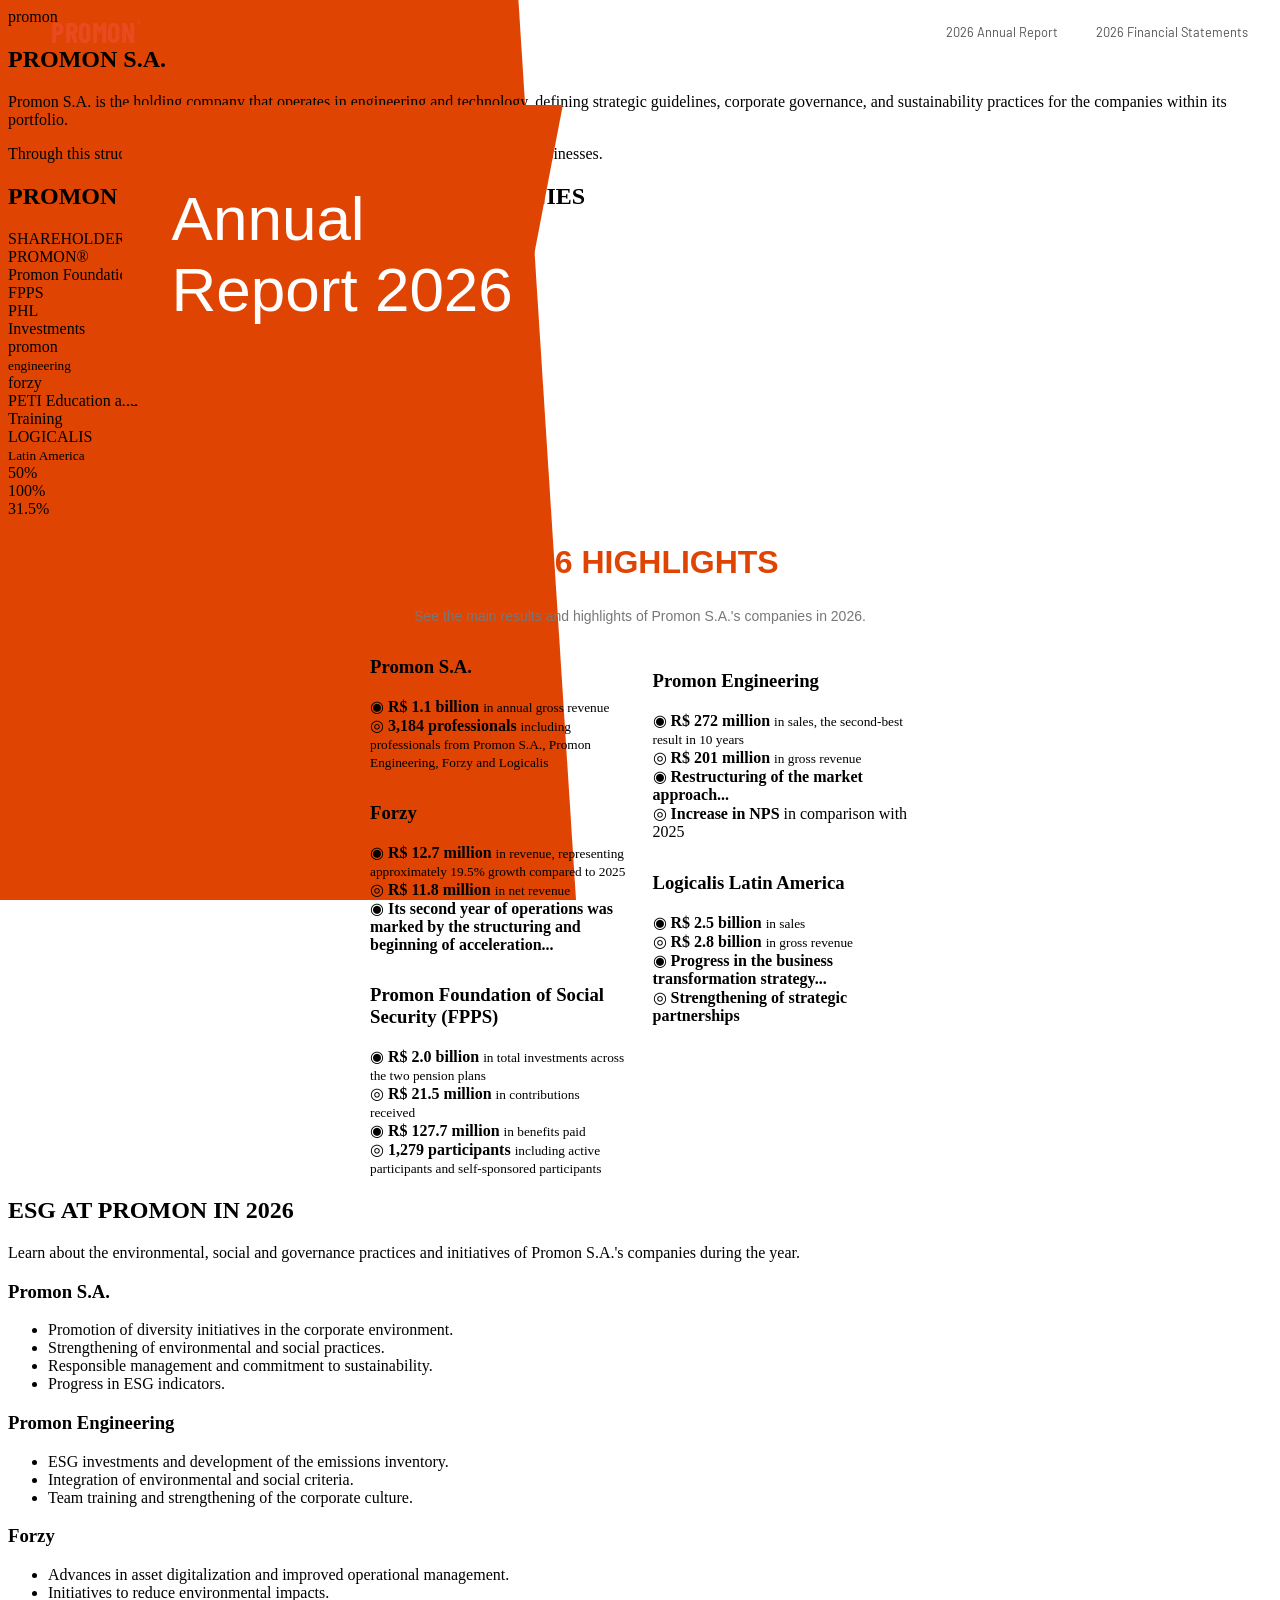
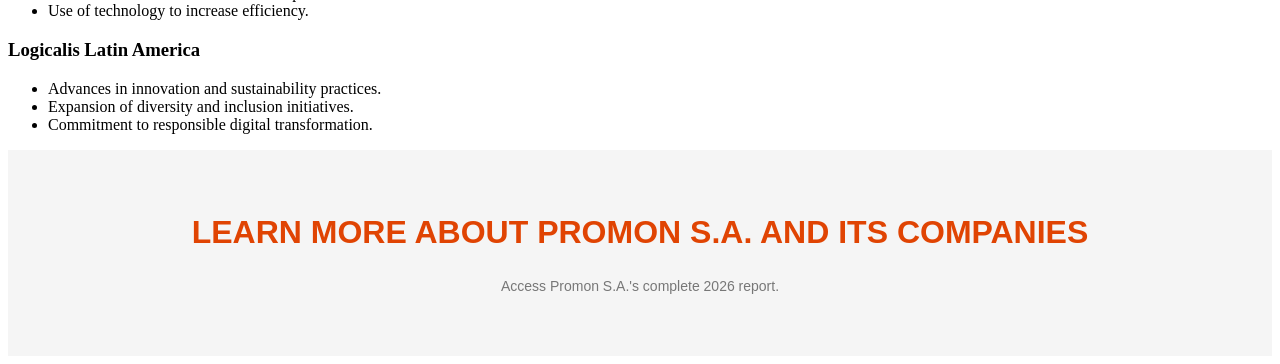
<file: en/index.html.html>
<!DOCTYPE html>
<html lang="en-US">
<head>
  <meta charset="UTF-8">
  <meta name="viewport" content="width=device-width, initial-scale=1.0">
  <meta name="description" content="2026 Annual Report — Promon S.A.">
  <title>2026 Annual Report | Promon</title>

  <link rel="preconnect" href="https://fonts.googleapis.com">
  <link rel="preconnect" href="https://fonts.gstatic.com" crossorigin>

  <link href="https://fonts.googleapis.com/css2?family=Barlow+Condensed:wght@300;400;500;600;700&family=Barlow:wght@300;400;500;600;700&display=swap" rel="stylesheet">

  <link rel="stylesheet" href="/assets/css/style.css">
</head>

<body>

<header class="topbar">

  <a class="brand" href="#" aria-label="Promon">
    <span>PROMON</span><b>®</b>
  </a>

  <nav class="nav">
    <a href="#relatorio">2026 Annual Report</a>
    <a href="#destaques">2026 Financial Statements</a>
    <span class="pill">EN</span>
  </nav>

  <button class="menu-toggle" aria-label="Open menu">
    <span></span>
    <span></span>
    <span></span>
  </button>

</header>


<main id="relatorio">

  <!-- HERO -->

  <section class="hero">

    <div class="hero-gray hero-gray-1"></div>
    <div class="hero-gray hero-gray-2"></div>

    <div class="hero-copy">
      <h1>Annual<br>Report 2026</h1>
    </div>

    <div
      class="hero-photo"
      role="img"
      aria-label="Urban infrastructure image"
    >
      <div class="city-lines"></div>

      <div class="hero-slash slash-a"></div>
      <div class="hero-slash slash-b"></div>
      <div class="hero-slash slash-c"></div>
    </div>

    <div class="hero-bottom"></div>

  </section>


  <!-- ABOUT PROMON -->

  <section class="about">

    <div class="about-orange"></div>

    <div class="person person-about">

      <div class="person-head"></div>
      <div class="person-body"></div>

      <div class="helmet">
        promon
      </div>

    </div>

    <div class="about-copy">

      <h2>PROMON S.A.</h2>

      <p>
        Promon S.A. is the holding company that operates in engineering
        and technology, defining strategic guidelines, corporate governance,
        and sustainability practices for the companies within its portfolio.
      </p>

      <p>
        Through this structure, it maintains alignment and integration
        among its different businesses.
      </p>

    </div>

  </section>


  <!-- INVESTMENT COMPANIES -->

  <section class="investments">

    <h2>
      PROMON S.A. AND ITS INVESTMENT COMPANIES
    </h2>

    <div class="org-chart">

      <div class="org-node top">
        SHAREHOLDERS
      </div>

      <div class="org-node promon">
        PROMON<span>®</span>
      </div>

      <div class="org-node fpps">
        Promon Foundation<br>
        FPPS
      </div>

      <div class="org-node phl">
        PHL<br>
        Investments
      </div>

      <div class="org-node company c1">
        promon<br>
        <small>engineering</small>
      </div>

      <div class="org-node company c2">
        forzy
      </div>

      <div class="org-node company c3">
        PETI Education and<br>
        Training
      </div>

      <div class="org-node company c4">
        LOGICALIS<br>
        <small>Latin America</small>
      </div>

      <div class="share s1">
        50%
      </div>

      <div class="share s2">
        100%
      </div>

      <div class="share s3">
        31.5%
      </div>

      <i class="line l1"></i>
      <i class="line l2"></i>
      <i class="line l3"></i>
      <i class="line l4"></i>

    </div>

  </section>


  <!-- 2026 HIGHLIGHTS -->

  <section class="highlights" id="destaques">

    <div class="section-heading">

      <h2>
        2026 HIGHLIGHTS
      </h2>

      <p>
        See the main results and highlights of Promon S.A.'s companies in 2026.
      </p>

    </div>


    <div class="cards-grid">


      <!-- LEFT COLUMN -->

      <div class="card-column">

        <!-- PROMON S.A. -->

        <article class="metric-card orange">

          <h3>
            Promon S.A.
          </h3>

          <div class="metric">
            ◉
            <strong>R$ 1.1 billion</strong>
            <small>
              in annual gross revenue
            </small>
          </div>

          <div class="metric">
            ◎
            <strong>3,184 professionals</strong>
            <small>
              including professionals from Promon S.A.,
              Promon Engineering, Forzy and Logicalis
            </small>
          </div>

        </article>


        <!-- FORZY -->

        <article class="metric-card yellow">

          <h3>
            Forzy
          </h3>

          <div class="metric">
            ◉
            <strong>R$ 12.7 million</strong>
            <small>
              in revenue, representing approximately
              19.5% growth compared to 2025
            </small>
          </div>

          <div class="metric">
            ◎
            <strong>R$ 11.8 million</strong>
            <small>
              in net revenue
            </small>
          </div>

          <div class="metric">
            ◉
            <strong>
              Its second year of operations was marked
              by the structuring and beginning of acceleration...
            </strong>
          </div>

        </article>


        <!-- FPPS -->

        <article class="metric-card green">

          <h3>
            Promon Foundation of Social Security (FPPS)
          </h3>

          <div class="metric">
            ◉
            <strong>R$ 2.0 billion</strong>
            <small>
              in total investments across the two
              pension plans
            </small>
          </div>

          <div class="metric">
            ◎
            <strong>R$ 21.5 million</strong>
            <small>
              in contributions received
            </small>
          </div>

          <div class="metric">
            ◉
            <strong>R$ 127.7 million</strong>
            <small>
              in benefits paid
            </small>
          </div>

          <div class="metric">
            ◎
            <strong>1,279 participants</strong>
            <small>
              including active participants and
              self-sponsored participants
            </small>
          </div>

        </article>

      </div>


      <!-- RIGHT COLUMN -->

      <div class="card-column right">

        <!-- PROMON ENGINEERING -->

        <article class="metric-card navy">

          <h3>
            Promon Engineering
          </h3>

          <div class="metric">
            ◉
            <strong>R$ 272 million</strong>
            <small>
              in sales, the second-best result
              in 10 years
            </small>
          </div>

          <div class="metric">
            ◎
            <strong>R$ 201 million</strong>
            <small>
              in gross revenue
            </small>
          </div>

          <div class="metric">
            ◉
            <strong>
              Restructuring of the market approach...
            </strong>
          </div>

          <div class="metric">
            ◎
            <strong>Increase in NPS</strong>
            in comparison with 2025
          </div>

        </article>


        <!-- LOGICALIS -->

        <article class="metric-card blue">

          <h3>
            Logicalis Latin America
          </h3>

          <div class="metric">
            ◉
            <strong>R$ 2.5 billion</strong>
            <small>
              in sales
            </small>
          </div>

          <div class="metric">
            ◎
            <strong>R$ 2.8 billion</strong>
            <small>
              in gross revenue
            </small>
          </div>

          <div class="metric">
            ◉
            <strong>
              Progress in the business transformation strategy...
            </strong>
          </div>

          <div class="metric">
            ◎
            <strong>
              Strengthening of strategic partnerships
            </strong>
          </div>

        </article>

      </div>

    </div>

  </section>


  <!-- ESG -->

  <section class="esg">

    <div class="section-heading">

      <h2>
        ESG AT PROMON IN 2026
      </h2>

      <p>
        Learn about the environmental, social and governance practices
        and initiatives of Promon S.A.'s companies during the year.
      </p>

    </div>


    <!-- PROMON S.A. -->

    <article class="esg-band orange-band">

      <div class="band-copy">

        <h3>
          Promon S.A.
        </h3>

        <ul>

          <li>
            Promotion of diversity initiatives in the corporate environment.
          </li>

          <li>
            Strengthening of environmental and social practices.
          </li>

          <li>
            Responsible management and commitment to sustainability.
          </li>

          <li>
            Progress in ESG indicators.
          </li>

        </ul>

      </div>

      <div
        class="image-placeholder photo-woman"
        aria-label="Illustrative image"
      ></div>

    </article>


    <!-- PROMON ENGINEERING -->

    <article class="esg-band dark-band">

      <div
        class="image-placeholder photo-team"
        aria-label="Illustrative image"
      ></div>

      <div class="band-copy">

        <h3>
          Promon Engineering
        </h3>

        <ul>

          <li>
            ESG investments and development of the emissions inventory.
          </li>

          <li>
            Integration of environmental and social criteria.
          </li>

          <li>
            Team training and strengthening of the corporate culture.
          </li>

        </ul>

      </div>

    </article>


    <!-- FORZY -->

    <article class="esg-band yellow-band">

      <div class="band-copy">

        <h3>
          Forzy
        </h3>

        <ul>

          <li>
            Advances in asset digitalization and improved operational management.
          </li>

          <li>
            Initiatives to reduce environmental impacts.
          </li>

          <li>
            Use of technology to increase efficiency.
          </li>

        </ul>

      </div>

      <div
        class="image-placeholder photo-worker"
        aria-label="Illustrative image"
      ></div>

    </article>


    <!-- LOGICALIS -->

    <article class="esg-band blue-band">

      <div
        class="image-placeholder photo-business"
        aria-label="Illustrative image"
      ></div>

      <div class="band-copy">

        <h3>
          Logicalis Latin America
        </h3>

        <ul>

          <li>
            Advances in innovation and sustainability practices.
          </li>

          <li>
            Expansion of diversity and inclusion initiatives.
          </li>

          <li>
            Commitment to responsible digital transformation.
          </li>

        </ul>

      </div>

    </article>

  </section>


  <!-- CTA -->

  <section class="cta">

    <h2>
      LEARN MORE ABOUT PROMON S.A. AND ITS COMPANIES
    </h2>

    <p>
      Access Promon S.A.'s complete 2026 report.
    </p>

  </section>

</main>


<script src="/assets/js/script.js"></script>

</body>
</html>
</file>
<file: assets/css/style.css>
.topbar{height:64px;position:absolute;z-index:20;top:0;left:0;width:100%;display:flex;align-items:center;padding:0 4%;justify-content:space-between}
.brand{font-family:"Barlow Condensed",sans-serif;text-decoration:none;color:#676767;font-size:23px;letter-spacing:.5px}
.brand b{color:var(--orange);font-size:12px}
.nav{display:flex;align-items:center;gap:28px;background:#fff;border-radius:0 0 0 16px;padding:8px 18px 8px 30px;margin-left:auto;font-size:8px}
.nav a{color:var(--orange);text-decoration:none}
.pill{border:1px solid #ddd;border-radius:10px;padding:3px 7px;color:var(--orange)}
.menu-toggle{display:none;border:0;background:none}
.menu-toggle span{display:block;width:24px;height:2px;background:#555;margin:5px}


.hero-copy {
    /* align-items: center; */
    position: absolute;
    z-index: 5;
    left: 9.5%;
    top: 105px;
    width: auto;
    height: auto;
    background: #E04403;
    color: #fff;
    padding: 9px 23px;
    clip-path: polygon(0 0, 100% 0, 87% 100%, 0 100%);
    padding: 27px 50px;
}
h1 {
    font-family: "Univia Pro", sans-serif;
    /* color: #E04403; */
    font-size: 62px;
    font-weight: 400;
    /* text-align: center; */
}

.Relatório h2{
      font-family: "Univia Pro", sans-serif;
    color: #54545A;
    font-size: 32px;
    font-weight: 700;
    text-align: center;
}


section.Sobre {
    position: relative;
}
.Sobre img.img-fluid{
    z-index: 30;
}
.about-orange {
    position: absolute;
    left: 0;
    top: 0;
    width: 45%;
    height: 100%;
    background: #E04403;
    clip-path: polygon(0 0, 90% 0, 100% 100%, 0 100%);
    z-index: -1;
}
.Sobre  h2 {
    font-family: "Univia Pro", sans-serif;
    color: #E04403;
    font-size: 32px;
    font-weight: 700;
    /* text-align: center; */
}
 .Sobre  p {
    font-family: "Lato", sans-serif;
    font-size: 16px;
    font-weight: 400;
    margin-top: 4px;
    color: #777;
    /* text-align: center; */
}


.highlights h2 {
    font-family: "Univia Pro", sans-serif;
    color: #E04403;
    font-size: 32px;
    font-weight: 700;
    text-align: center;
}
.highlights p {
    font-family: "Lato", sans-serif;
    font-size: 14px;
    font-weight: 400;
    margin-top: 4px;
    color: #777;
    text-align: center;
}

.highlights .cards-grid {
    display: grid;
    grid-template-columns: 1fr 1fr;
    gap: 25px;
    max-width: 540px;
    margin: auto;
    align-items: start;
}
.highlights .card-grid {
    /* display: flex; */
    justify-content: center;
}

.highlights  .card-column {
    display: flex;
    flex-direction: column;
    gap: 12px;
    /* width: 45%; */
}
.highlights  .card-column.right {
    padding-top: 14px;
}
.highlights .card-header {
    padding: 15px 20px;
    color: var(--white);
    border-radius: 20px 20px 0px 0px;
}
.highlights .card {
    border-radius: 20px;
}
.highlights button.btn.btn-primary {
    border: 0px;
    background-color: transparent;
}
.highlights .card-body {
    text-align: justify;
}
.highlights .card small {
    margin-left: 15px;
}
.modal-header {
    margin-left: 25px;
    border: 0px;
}
.modal-body {
    border: 0px;
    padding: 40px;
}



.ESG h2 {
    font-family: "Univia Pro", sans-serif;
    color: #E04403;
    font-size: 32px;
    font-weight: 700;
    text-align: center;
}
.ESG p {
    font-family: "Lato", sans-serif;
    font-size: 14px;
    font-weight: 400;
    margin-top: 4px;
    color: #777;
    text-align: center;
}

.PromonSA{
    background-color: #F54900;
}
.PromonSA h3 {
    font-family: "Univia Pro", sans-serif;
    font-size: 32px;
    font-weight: 400;
    margin-bottom: 8px;
    color: white;
}
.PromonSA .band-copy ul {
    padding-left: 12px;
    line-height: 1.15;
    max-width: 270px;

     font-family: "Lato", sans-serif;
    font-size: 14px;
    font-weight: 400;
    margin-top: 4px;
     color: white;
}


.PromonEngenharia{
    background-color: #003D6A;
}
.PromonEngenharia h3 {
    font-family: "Univia Pro", sans-serif;
    font-size: 32px;
    font-weight: 400;
    margin-bottom: 8px;
    color: white;
}
.PromonEngenharia .band-copy ul {
    padding-left: 12px;
    line-height: 1.15;
    max-width: 270px;

     font-family: "Lato", sans-serif;
    font-size: 14px;
    font-weight: 400;
    margin-top: 4px;
     color: white;
}

.Forzy{
    background-color: #F5A117;

}
.Forzy h3 {
    font-family: "Univia Pro", sans-serif;
    font-size: 32px;
    font-weight: 400;
    margin-bottom: 8px;
    color: white;
}
.Forzy .band-copy ul {
    padding-left: 12px;
    line-height: 1.15;
    max-width: 270px;

     font-family: "Lato", sans-serif;
    font-size: 14px;
    font-weight: 400;
    margin-top: 4px;
     color: white;
}


.Logicalis{
    background-color: #194BFF;

}
.Logicalis h3 {
    font-family: "Univia Pro", sans-serif;
    font-size: 32px;
    font-weight: 400;
    margin-bottom: 8px;
    color: white;
}
.Logicalis .band-copy ul {
    padding-left: 12px;
    line-height: 1.15;
    max-width: 270px;

     font-family: "Lato", sans-serif;
    font-size: 14px;
    font-weight: 400;
    margin-top: 4px;
     color: white;
}

.cta {
    text-align: center;
    padding: 38px 20px 48px;
    background-color: #F5F5F5;
}
.cta h2 {
    font-family: "Univia Pro", sans-serif;
    color: #E04403;
    font-size: 32px;
    font-weight: 700;
}
.cta p {
    font-family: "Lato", sans-serif;
    font-size: 14px;
    font-weight: 400;
    margin-top: 4px;
    color: #777;
}

@media (max-whidt:500px) {
    .about-orange {
    position: absolute;
    left: 0;
    top: 0;
    width: 45%;
    height: 100%;
    background: #E04403;
    clip-path: polygon(0 0, 90% 0, 100% -8%, 0 100%);
    z-index: -1;
}
}
@media (min-whidt:800px) {


}



.brand {
  position: relative;

  display: flex;
  align-items: flex-start;

  color: #e84b20;

  text-decoration: none;

  font-family: "Barlow Condensed", sans-serif;

  font-size: clamp(24px, 2.2vw, 34px);

  font-weight: 700;

  line-height: 1;
}

.brand b {
  font-size: 9px;
  margin-left: 2px;
  margin-top: 1px;
}


/* =========================
   NAVIGATION
========================= */

.nav {
  display: flex;
  align-items: center;

  gap: clamp(18px, 3vw, 45px);
}

.nav > a {
  color: #555;

  text-decoration: none;

  font-family: "Barlow", sans-serif;

  font-size: clamp(12px, 1vw, 15px);

  font-weight: 400;

  transition: color 0.25s ease;
}

.nav > a:hover {
  color: #e84b20;
}


/* =========================
   LANGUAGE DROPDOWN
========================= */

.language-dropdown {
  position: relative;
}

.language-button {
  display: flex;
  align-items: center;
  justify-content: center;

  gap: 5px;

  min-width: 45px;

  padding: 7px 9px;

  border: 1px solid #d7d7d7;
  border-radius: 8px;

  background: rgba(255, 255, 255, 0.95);

  color: #e84b20;

  font-family: "Barlow", sans-serif;

  font-size: 12px;

  font-weight: 600;

  cursor: pointer;

  transition: all 0.25s ease;
}

.language-button:hover {
  border-color: #e84b20;
}

.language-arrow {
  font-size: 11px;

  transition: transform 0.2s ease;
}

.language-dropdown.open .language-arrow {
  transform: rotate(180deg);
}


/* =========================
   LANGUAGE MENU
========================= */

.language-menu {
  position: absolute;

  top: calc(100% + 8px);
  right: 0;

  min-width: 65px;

  padding: 5px 0;

  background: #fff;

  border: 1px solid #e5e5e5;

  border-radius: 8px;

  box-shadow: 0 8px 25px rgba(0, 0, 0, 0.12);

  opacity: 0;
  visibility: hidden;

  transform: translateY(-8px);

  transition:
    opacity 0.2s ease,
    transform 0.2s ease,
    visibility 0.2s ease;

  z-index: 100;
}

.language-dropdown.open .language-menu {
  opacity: 1;

  visibility: visible;

  transform: translateY(0);
}

.language-option {
  display: block;

  padding: 8px 12px;

  color: #555;

  text-decoration: none;

  font-family: "Barlow", sans-serif;

  font-size: 12px;

  transition: all 0.2s ease;
}

.language-option:hover {
  background: #f5f5f5;

  color: #e84b20;
}

.language-option.active {
  color: #e84b20;

  font-weight: 600;
}


/* =========================
   MOBILE MENU BUTTON
========================= */

.menu-toggle {
  display: none;

  width: 38px;
  height: 38px;

  padding: 7px;

  border: 0;

  background: transparent;

  cursor: pointer;
}

.menu-toggle span {
  display: block;

  width: 100%;
  height: 2px;

  margin: 5px 0;

  background: #e84b20;

  transition: all 0.3s ease;
}


/* =========================
   TABLET
========================= */

@media (max-width: 900px) {

  .topbar {
    min-height: 80px;

    padding: 0 30px;
  }

  .nav {
    gap: 20px;
  }

  .nav > a {
    font-size: 13px;
  }

}


/* =========================
   MOBILE
========================= */

@media (max-width: 700px) {

  .topbar {
    min-height: 72px;

    padding: 0 20px;
  }

  .brand {
    font-size: 26px;
  }


  /* Esconde menu desktop */

  .nav {
    position: absolute;

    top: 100%;
    left: 0;
    right: 0;

    display: none;

    flex-direction: column;

    align-items: stretch;

    gap: 0;

    padding: 15px 20px;

    background: rgba(255, 255, 255, 0.98);

    border-top: 1px solid #eee;

    box-shadow: 0 10px 25px rgba(0, 0, 0, 0.08);
  }

  .nav.active {
    display: flex;
  }

  .nav > a {
    padding: 13px 5px;

    font-size: 14px;

    border-bottom: 1px solid #eee;
  }


  /* Idioma */

  .language-dropdown {
    width: 100%;

    padding-top: 12px;
  }

  .language-button {
    width: 100%;

    justify-content: space-between;

    padding: 11px 12px;
  }

  .language-menu {
    position: static;

    width: 100%;

    margin-top: 6px;

    box-shadow: none;

    border-radius: 6px;
  }


  /* Menu hamburger */

  .menu-toggle {
    display: block;
  }

}


/* =========================
   SMALL MOBILE
========================= */

@media (max-width: 375px) {

  .topbar {
    padding: 0 15px;
  }

  .brand {
    font-size: 23px;
  }

}
</file>
